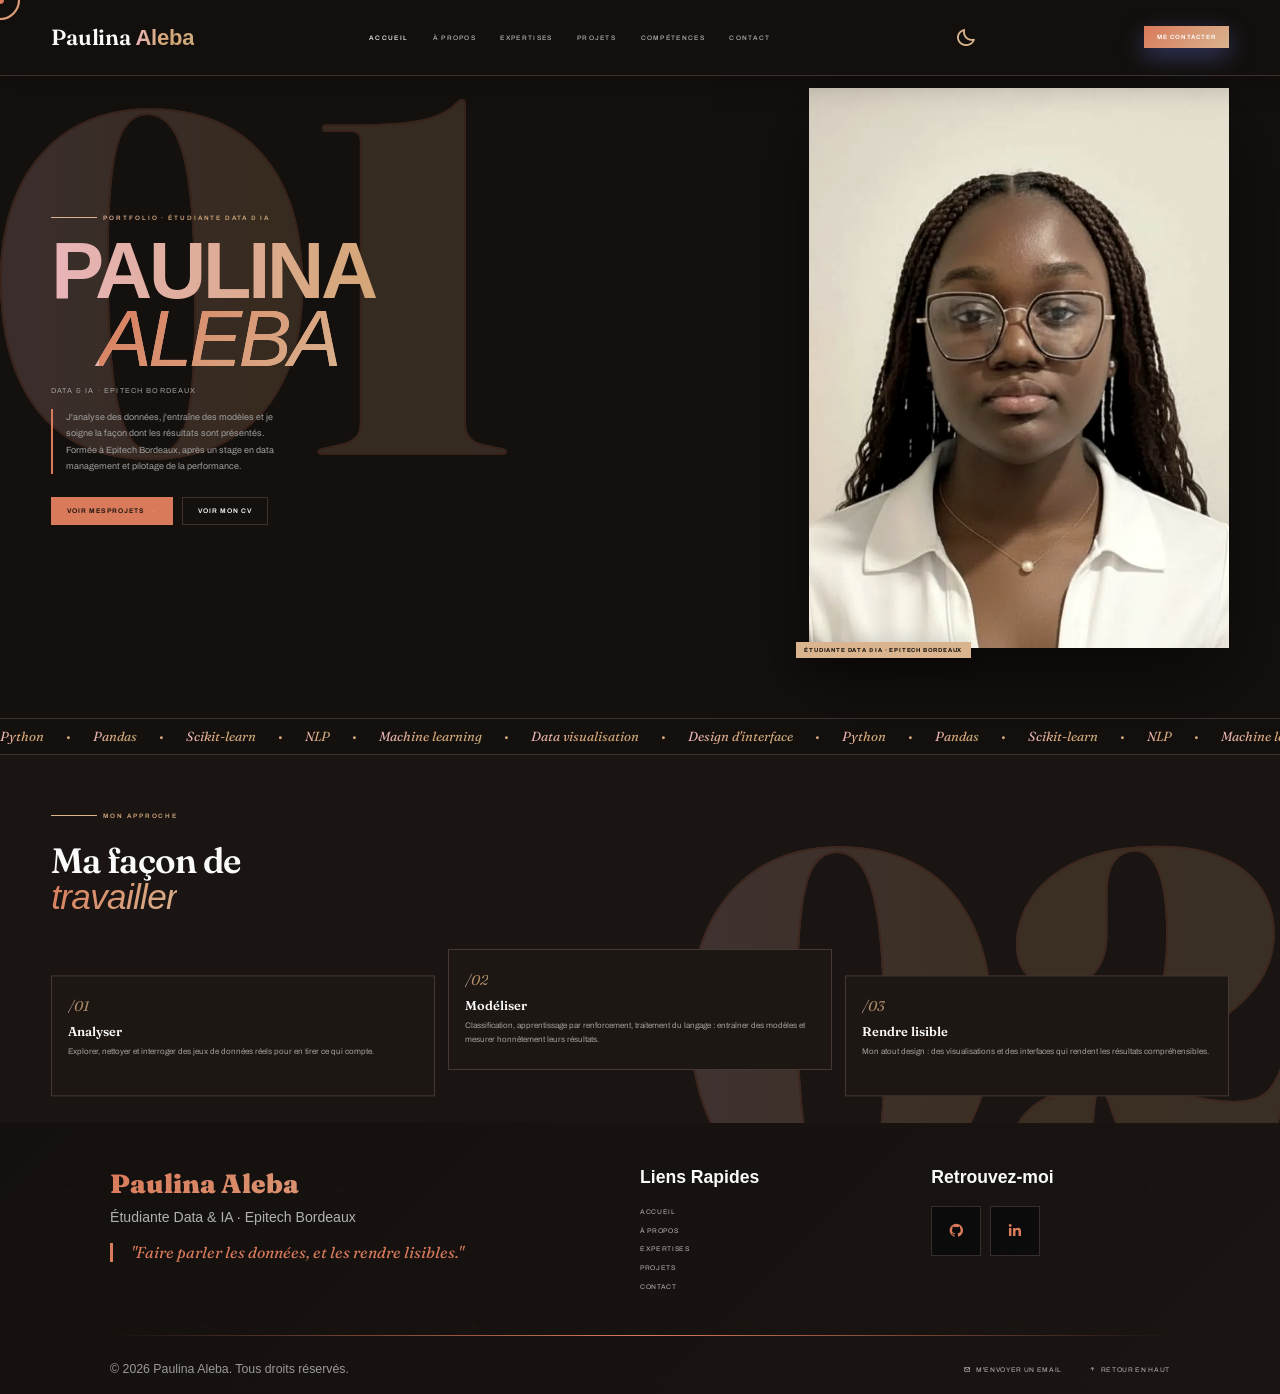
<file: index.html>
<!DOCTYPE html>
<html lang="fr">

<head>
    <meta charset="UTF-8" />
    <meta name="viewport" content="width=device-width, initial-scale=1.0" />
    <title>Paulina Aleba - Étudiante Data &amp; IA</title>
    <meta name="description"
        content="Portfolio de Paulina Aleba, étudiante Data &amp; IA à Epitech Bordeaux : analyse de données, machine learning, NLP et visualisation.">
    <link rel="stylesheet" href="resources/style.css" />
    <link rel="icon" type="image/svg+xml" href="resources/images/favicon.svg">
    <link href="https://unpkg.com/boxicons@2.1.4/css/boxicons.min.css" rel="stylesheet" />
    <link rel="preconnect" href="https://fonts.googleapis.com">
    <link rel="preconnect" href="https://fonts.gstatic.com" crossorigin>
    <link
        href="https://fonts.googleapis.com/css2?family=Fraunces:ital,opsz,wght@0,9..144,300..900;1,9..144,300..900&family=Archivo:wght@300..800&display=swap"
        rel="stylesheet">
    <link rel="stylesheet" href="resources/editorial-bold.css" />
</head>

<body>

    <header class="header">
        <a href="#" data-page="home" class="logo">
            Paulina <span>Aleba</span>
        </a>

        <i class="bx bx-menu" id="menu-icon"></i>

        <nav class="navbar">
            <a href="#" data-page="home" class="active">Accueil</a>
            <a href="#" data-page="about">À propos</a>
            <a href="#" data-page="expertises">Expertises</a>
            <a href="#" data-page="projects">Projets</a>
            <a href="#" data-page="competencies">Compétences</a>
            <a href="#" data-page="contact">Contact</a>
        </nav>

        <button class="theme-toggle" id="theme-toggle" aria-label="Changer de thème">
            <i class="bx bx-moon"></i>
        </button>

        <a class="gradient-btn" href="mailto:alebapaulina89@gmail.com?subject=Prise%20de%20contact">Me Contacter</a>
    </header>

    <main class="pages">

        <div class="page" id="page-home" role="region" aria-label="Accueil">
            <!-- ================= HERO ASYMÉTRIQUE ================= -->
            <section class="bold-hero" id="home">
                <span class="bold-ghost-num">01</span>
                <div class="bold-hero-grid">
                    <div class="bold-hero-type">
                        <span class="bold-kicker">Portfolio · Étudiante Data &amp; IA</span>
                        <h1 class="bold-title">
                            <span class="line l1">Paulina</span>
                            <span class="line l2"><span class="ital">Aleba</span></span>
                        </h1>
                        <p class="bold-role">Data &amp; IA · Epitech Bordeaux</p>
                        <p class="bold-intro">
                            J'analyse des données, j'entraîne des modèles et je soigne la façon
                            dont les résultats sont présentés. Formée à Epitech Bordeaux, après un
                            stage en data management et pilotage de la performance.
                        </p>
                        <div class="bold-cta">
                            <a href="#" data-page="projects" class="bold-btn">Voir mes projets <span>→</span></a>
                            <a href="resources/assets/Paulina_Aleba_CV.pdf" class="bold-btn ghost" target="_blank"
                                rel="noopener">Voir mon CV</a>
                        </div>
                    </div>

                    <div class="bold-hero-photo">
                        <div class="photo-frame">
                            <img src="resources/images/Photo_Paulina.webp" alt="Portrait de Paulina Aleba">
                        </div>
                        <span class="photo-tag">Étudiante Data &amp; IA · Epitech Bordeaux</span>
                    </div>
                </div>

                <div class="bold-marquee">
                    <div class="marquee-track">
                        <span>Python</span><span>•</span><span>Pandas</span><span>•</span><span>Scikit-learn</span><span>•</span><span>NLP</span><span>•</span><span>Machine
                            learning</span><span>•</span><span>Data visualisation</span><span>•</span><span>Design
                            d'interface</span><span>•</span>
                        <span>Python</span><span>•</span><span>Pandas</span><span>•</span><span>Scikit-learn</span><span>•</span><span>NLP</span><span>•</span><span>Machine
                            learning</span><span>•</span><span>Data visualisation</span><span>•</span><span>Design
                            d'interface</span><span>•</span>
                    </div>
                </div>
            </section>

            <section class="bold-pillars" id="approche">
                <span class="bold-ghost-num right">02</span>
                <div class="pillars-head">
                    <span class="bold-kicker">Mon approche</span>
                    <h2 class="bold-h2">Ma façon de <span class="ital">travailler</span></h2>
                </div>
                <div class="pillars-grid">
                    <article class="pillar offset-down">
                        <span class="pillar-num">/01</span>
                        <h3>Analyser</h3>
                        <p>Explorer, nettoyer et interroger des jeux de données réels pour en tirer ce qui compte.</p>
                    </article>
                    <article class="pillar">
                        <span class="pillar-num">/02</span>
                        <h3>Modéliser</h3>
                        <p>Classification, apprentissage par renforcement, traitement du langage : entraîner des modèles
                            et mesurer honnêtement leurs résultats.</p>
                    </article>
                    <article class="pillar offset-down">
                        <span class="pillar-num">/03</span>
                        <h3>Rendre lisible</h3>
                        <p>Mon atout design : des visualisations et des interfaces qui rendent les résultats
                            compréhensibles.</p>
                    </article>
                </div>
            </section>
        </div>

        <div class="page" id="page-about" role="region" aria-label="À propos">
            <section class="bold-sub" id="about">
                <span class="bold-ghost-num">À</span>
                <div class="bold-sub-head">
                    <span class="bold-kicker">À propos</span>
                    <h1 class="bold-page-title">Data &amp; <span class="ital">IA</span><br>en formation</h1>
                </div>

                <div class="about-split">
                    <div class="about-photo">
                        <div class="photo-frame">
                            <img src="resources/images/Pixarversionico.webp" alt="Paulina Aleba">
                        </div>
                        <span class="photo-tag">Rêve grand</span>
                    </div>

                    <div class="about-text">
                        <span class="about-intro-label">Qui suis-je ?</span>
                        <p class="bold-lead">
                            Je suis une personne <span class="hl">calme et persévérante</span>, toujours soucieuse de
                            m'améliorer. J'aime apprendre à mon rythme, découvrir de nouvelles idées et donner vie à des
                            projets qui reflètent qui je suis.
                        </p>
                        <p class="bold-body">
                            Je me forme à la data et à l'intelligence artificielle à Epitech Bordeaux : analyse de
                            données, machine learning, apprentissage par renforcement, traitement du langage. Ma
                            sensibilité au design me sert à rendre les résultats compréhensibles, dans une visualisation
                            comme dans une interface.
                        </p>

                        <ul class="about-facts-list">
                            <li class="fact-row">
                                <span class="fact-k">Formation</span>
                                <span class="fact-dot"></span>
                                <span class="fact-v">Epitech Bordeaux</span>
                            </li>
                            <li class="fact-row">
                                <span class="fact-k">Domaine</span>
                                <span class="fact-dot"></span>
                                <span class="fact-v">Data &amp; IA</span>
                            </li>
                            <li class="fact-row">
                                <span class="fact-k">Localisation</span>
                                <span class="fact-dot"></span>
                                <span class="fact-v">Bordeaux</span>
                            </li>
                            <li class="fact-row">
                                <span class="fact-k">Expérience</span>
                                <span class="fact-dot"></span>
                                <span class="fact-v">Stage data management - Sanctuaire Notre-Dame du Laus</span>
                            </li>
                        </ul>
                    </div>
                </div>
            </section>


            <section class="bold-sub parcours-section" id="parcours">
                <div class="bold-sub-head">
                    <span class="bold-kicker">Parcours</span>
                    <h2 class="bold-h2">Ce que j'ai <span class="ital">fait</span></h2>
                </div>

                <ul class="parcours-list">
                    <li class="parcours-item">
                        <span class="parcours-date">Octobre 2026</span>
                        <div class="parcours-body">
                            <h3>Hackathon KB2M - projet lauréat</h3>
                            <p>Avec mon équipe, nous avons remporté le hackathon de Keolis Bordeaux Métropole Mobilités
                                avec <strong>Angle Gardien</strong>, un projecteur qui matérialise au sol les angles
                                morts des bus.</p>
                        </div>
                    </li>
                    <li class="parcours-item">
                        <span class="parcours-date">Juin - août 2026</span>
                        <div class="parcours-body">
                            <h3>Assistante Data Management et Pilotage de la Performance</h3>
                            <p>Stage au Sanctuaire Notre-Dame du Laus : amélioration du traitement et de l'exploitation
                                des données, rédaction de la documentation technique des méthodes d'analyse.</p>
                        </div>
                    </li>
                    <li class="parcours-item">
                        <span class="parcours-date">Depuis 2025</span>
                        <div class="parcours-body">
                            <h3>Bachelor informatique - Epitech Bordeaux</h3>
                            <p>Formation par projets : machine learning, apprentissage par renforcement, traitement
                                du langage, développement et travail en équipe.</p>
                        </div>
                    </li>
                </ul>
            </section>
        </div>

        <div class="page" id="page-expertises" role="region" aria-label="Expertises">
            <section class="services magazine-section bold-inner" id="expertises">
                <span class="bold-ghost-num">EX</span>
                <div class="bold-sub-head">
                    <span class="bold-kicker">Expertises</span>
                    <h1 class="bold-page-title">Ce que<br>je <span class="ital">sais</span> faire</h1>
                </div>
                <div class="magazine-container">
                    <div class="services-magazine-grid bold-stagger">
                        <div class="service-magazine-card">
                            <div class="service-header">
                                <div class="service-icon-wrapper">
                                    <i class="bx bx-table"></i>
                                </div>
                                <h3>Analyse de données</h3>
                            </div>
                            <div class="service-content">
                                <p class="service-quote">"Comprendre les données avant de les faire parler."</p>
                                <p class="service-description">Explorer un jeu de données, le nettoyer, traiter les
                                    valeurs manquantes et en tirer des indicateurs utiles. C'est ce que j'ai pratiqué en
                                    stage, en data management et pilotage de la performance.</p>
                                <div class="service-tags">
                                    <span>Python</span>
                                    <span>Pandas</span>
                                    <span>Nettoyage de données</span>
                                </div>
                            </div>
                        </div>
                        <div class="service-magazine-card">
                            <div class="service-header">
                                <div class="service-icon-wrapper">
                                    <i class="bx bx-brain"></i>
                                </div>
                                <h3>Machine learning</h3>
                            </div>
                            <div class="service-content">
                                <p class="service-quote">"Un modèle ne vaut que par la façon dont on le mesure."</p>
                                <p class="service-description">Classification, prédiction et apprentissage par
                                    renforcement avec scikit-learn : préparation des features, entraînement, évaluation
                                    honnête des résultats.</p>
                                <div class="service-tags">
                                    <span>Scikit-learn</span>
                                    <span>Classification</span>
                                    <span>Reinforcement learning</span>
                                </div>
                            </div>
                        </div>
                        <div class="service-magazine-card">
                            <div class="service-header">
                                <div class="service-icon-wrapper">
                                    <i class="bx bx-message-square-detail"></i>
                                </div>
                                <h3>Traitement du langage</h3>
                            </div>
                            <div class="service-content">
                                <p class="service-quote">"Transformer du texte en information exploitable."</p>
                                <p class="service-description">Analyse de corpus (diversité lexicale, topics, entités,
                                    résumé, similarité), clustering de textes et prompt engineering sur modèles locaux.
                                </p>
                                <div class="service-tags">
                                    <span>NLTK / spaCy</span>
                                    <span>TF-IDF</span>
                                    <span>Clustering</span>
                                </div>
                            </div>
                        </div>
                        <div class="service-magazine-card">
                            <div class="service-header">
                                <div class="service-icon-wrapper">
                                    <i class="bx bx-palette"></i>
                                </div>
                                <h3>Design &amp; restitution</h3>
                            </div>
                            <div class="service-content">
                                <p class="service-quote">"Un résultat mal présenté est un résultat perdu."</p>
                                <p class="service-description">Mon atout : des visualisations et des interfaces soignées
                                    pour rendre les analyses compréhensibles par tous, du prototype Figma au frontend
                                    déployé.</p>
                                <div class="service-tags">
                                    <span>Data visualisation</span>
                                    <span>UI / UX</span>
                                    <span>Figma</span>
                                </div>
                            </div>
                        </div>
                    </div>
                </div>
            </section>
        </div>

        <div class="page" id="page-projects" role="region" aria-label="Projets">
            <section class="projects magazine-section bold-inner" id="projects">
                <span class="bold-ghost-num right">03</span>
                <div class="bold-sub-head">
                    <span class="bold-kicker">Portfolio</span>
                    <h1 class="bold-page-title">Mes <span class="ital">projets</span></h1>
                </div>

                <div class="projects-magazine-grid">
                    <div class="project-magazine-card">
                        <div class="project-image-wrapper">
                            <img src="resources/images/projet-starttrek.svg" alt="START TREK">
                            <div class="project-overlay">
                                <div class="project-category">Reinforcement learning</div>
                            </div>
                        </div>
                        <div class="project-content">
                            <h3>START TREK - Apprentissage par renforcement</h3>
                            <p class="project-description">Agents entraînés par renforcement : Q-learning sur
                                l'environnement Taxi en notebook, puis Lunar Lander. J'ai pris en charge la partie PPO,
                                mon binôme le DQN.</p>
                            <div class="project-tech"><span>Python</span><span>PPO /
                                    Q-learning</span><span>Gymnasium</span></div>
                            <div class="project-links">
                                <a href="https://github.com/NyxStackX" class="project-link" target="_blank"
                                    rel="noopener"><i class="bx bxl-github"></i> Code source</a>
                            </div>
                        </div>
                    </div>

                    <div class="project-magazine-card">
                        <div class="project-image-wrapper">
                            <img src="resources/images/projet-cvrie.svg" alt="DR CVRIE">
                            <div class="project-overlay">
                                <div class="project-category">Machine learning</div>
                            </div>
                        </div>
                        <div class="project-content">
                            <h3>DR CVRIE - Diagnostic et témoignages</h3>
                            <p class="project-description">Projet en deux volets : classification supervisée d'images de
                                lésions cutanées (HAM10000, Harvard Dataverse) et clustering non supervisé de
                                témoignages de patients. Projet de groupe avec soutenance.</p>
                            <div class="project-tech"><span>Scikit-learn</span><span>NumPy</span><span>Clustering</span>
                            </div>
                            <div class="project-links">
                                <a href="https://github.com/NyxStackX" class="project-link" target="_blank"
                                    rel="noopener"><i class="bx bxl-github"></i> Code source</a>
                            </div>
                        </div>
                    </div>

                    <div class="project-magazine-card">
                        <div class="project-image-wrapper">
                            <img src="resources/images/projet-nexus.svg" alt="NEXUS">
                            <div class="project-overlay">
                                <div class="project-category">Data &amp; IA</div>
                            </div>
                        </div>
                        <div class="project-content">
                            <h3>NEXUS - Plateforme décisionnelle<span class="project-status">En cours</span></h3>
                            <p class="project-description">Plateforme d'aide à la décision construite phase par phase :
                                backend FastAPI, interface React et TypeScript, et une couche d'analyse qui transforme
                                les données en recommandations.</p>
                            <div class="project-tech"><span>FastAPI</span><span>React / TS</span><span>Machine
                                    learning</span></div>
                            <div class="project-links">
                                <a href="https://github.com/NyxStackX" class="project-link" target="_blank"
                                    rel="noopener"><i class="bx bxl-github"></i> Code source</a>
                            </div>
                        </div>
                    </div>

                    <div class="project-magazine-card">
                        <div class="project-image-wrapper">
                            <img src="resources/images/projet-alice.webp" alt="Bookworm NLP">
                            <div class="project-overlay">
                                <div class="project-category">Data Science / NLP</div>
                            </div>
                        </div>
                        <div class="project-content">
                            <h3>Bookworm - NLP sur livres</h3>
                            <p class="project-description">Moteur NLP en CLI pour analyser des livres : diversité
                                lexicale, topics, entités, résumé et similarité. Génération automatique de "book cards"
                                synthétiques pour résumer efficacement chaque ouvrage.</p>
                            <div class="project-tech"><span>Python</span><span>NLTK /
                                    spaCy</span><span>Scikit-learn</span></div>
                            <div class="project-links">
                                <a href="https://github.com/NyxStackX" class="project-link" target="_blank"
                                    rel="noopener"><i class="bx bxl-github"></i> Code source</a>
                            </div>
                        </div>
                    </div>
                    <div class="project-magazine-card">
                        <div class="project-image-wrapper">
                            <img src="resources/images/projet_tardis.webp" alt="TARDIS">
                            <div class="project-overlay">
                                <div class="project-category">Data Science / Séries temporelles</div>
                            </div>
                        </div>
                        <div class="project-content">
                            <h3>TARDIS - Prédiction temporelle</h3>
                            <p class="project-description">Analyse et prédiction sur des séries temporelles :
                                préparation des données, modélisation et visualisation des tendances.</p>
                            <div class="project-tech"><span>Python</span><span>Pandas</span><span>Scikit-learn</span>
                            </div>
                            <div class="project-links">
                                <a href="https://github.com/NyxStackX" class="project-link" target="_blank"
                                    rel="noopener"><i class="bx bxl-github"></i> Code source</a>
                            </div>
                        </div>
                    </div>
                    <div class="project-magazine-card">
                        <div class="project-image-wrapper">
                            <img src="resources/images/projet-datadetective.svg" alt="DATA DETECTIVE">
                            <div class="project-overlay">
                                <div class="project-category">Data storytelling</div>
                            </div>
                        </div>
                        <div class="project-content">
                            <h3>DATA DETECTIVE - Enquête financière<span class="project-status">En cours</span></h3>
                            <p class="project-description">Application d'investigation où l'utilisateur incarne un
                                analyste et retrouve 47,8 M€ non retraçables dans un jeu de données. La solution est
                                démontrable par l'analyse, jamais affichée dans l'interface.</p>
                            <div class="project-tech"><span>Python / Pandas</span><span>SQL</span><span>Data
                                    visualisation</span></div>
                            <div class="project-links">
                                <a href="https://github.com/NyxStackX" class="project-link" target="_blank"
                                    rel="noopener"><i class="bx bxl-github"></i> Code source</a>
                            </div>
                        </div>
                    </div>

                    <div class="project-magazine-card">
                        <div class="project-image-wrapper">
                            <img src="resources/images/projet-vulgaria.svg" alt="VulgarIA">
                            <div class="project-overlay">
                                <div class="project-category">Projet d'équipe · NLP</div>
                            </div>
                        </div>
                        <div class="project-content">
                            <h3>VulgarIA - Plateforme de vulgarisation</h3>
                            <p class="project-description">Plateforme de vulgarisation scientifique réalisée en équipe.
                                J'ai réécrit le chatbot en Node.js avec une approche TF-IDF, développé le frontend
                                multi-pages, intégré l'internationalisation et assuré le déploiement Docker.</p>
                            <div class="project-tech"><span>Node.js</span><span>TF-IDF</span><span>Docker</span></div>
                            <div class="project-links">
                                <a href="https://github.com/NyxStackX" class="project-link" target="_blank"
                                    rel="noopener"><i class="bx bxl-github"></i> Code source</a>
                            </div>
                        </div>
                    </div>

                    <div class="project-magazine-card">
                        <div class="project-image-wrapper">
                            <img src="resources/images/projet_titanickaggle.webp" alt="Prédiction Titanic Kaggle">
                            <div class="project-overlay">
                                <div class="project-category">Data Science</div>
                            </div>
                        </div>
                        <div class="project-content">
                            <h3>Prédiction de survie - Titanic</h3>
                            <p class="project-description">Modèle de machine learning permettant de prédire la survie
                                des passagers du Titanic à partir de données démographiques. Score obtenu : 0.77511 sur
                                Kaggle.</p>
                            <div class="project-tech"><span>Python</span><span>Pandas</span><span>Scikit-learn</span>
                            </div>
                            <div class="project-links">
                                <a href="https://github.com/NyxStackX" class="project-link" target="_blank"
                                    rel="noopener"><i class="bx bxl-github"></i> Code source</a>
                            </div>
                        </div>
                    </div>
                    <div class="project-magazine-card">
                        <div class="project-image-wrapper">
                            <img src="resources/images/projet-eliza.webp" alt="Travel Planner AI">
                            <div class="project-overlay">
                                <div class="project-category">IA / Chatbot</div>
                            </div>
                        </div>
                        <div class="project-content">
                            <h3>Travel Planner AI</h3>
                            <p class="project-description">Chatbot intelligent qui organise des voyages selon budget,
                                durée et envies. Génère destinations, activités et planning personnalisé adapté au
                                profil utilisateur.</p>
                            <div class="project-tech"><span>Python</span><span>NLP</span><span>API</span></div>
                            <div class="project-links">
                                <a href="https://github.com/NyxStackX" class="project-link" target="_blank"
                                    rel="noopener"><i class="bx bxl-github"></i> Code source</a>
                            </div>
                        </div>
                    </div>
                    <div class="project-magazine-card">
                        <div class="project-image-wrapper">
                            <img src="resources/images/projet-rtype.svg" alt="R-TYPE">
                            <div class="project-overlay">
                                <div class="project-category">Projet d'équipe · C++</div>
                            </div>
                        </div>
                        <div class="project-content">
                            <h3>R-TYPE - Jeu multijoueur en réseau</h3>
                            <p class="project-description">Shoot'em up multijoueur en C++ avec SFML, développé en
                                équipe. Je suis responsable du client graphique, mes coéquipiers du serveur et du
                                protocole réseau.</p>
                            <div class="project-tech"><span>C++</span><span>SFML</span><span>CMake</span></div>
                            <div class="project-links">
                                <a href="https://github.com/NyxStackX" class="project-link" target="_blank"
                                    rel="noopener"><i class="bx bxl-github"></i> Code source</a>
                            </div>
                        </div>
                    </div>

                    <div class="project-magazine-card">
                        <div class="project-image-wrapper">
                            <img src="resources/images/projet-livres.webp" alt="Site de découverte de livres">
                            <div class="project-overlay">
                                <div class="project-category">Développement Web</div>
                            </div>
                        </div>
                        <div class="project-content">
                            <h3>Site de découverte de livres</h3>
                            <p class="project-description">Un site permettant de rechercher et découvrir des livres
                                grâce à une API, avec affichage des informations principales.</p>
                            <div class="project-tech"><span>HTML5</span><span>CSS3</span><span>JavaScript</span></div>
                            <div class="project-links">
                                <a href="https://github.com/NyxStackX/Librea" class="project-link" target="_blank"
                                    rel="noopener"><i class="bx bxl-github"></i> Code source</a>
                            </div>
                        </div>
                    </div>
                </div>
            </section>
        </div>

        <div class="page" id="page-competencies" role="region" aria-label="Compétences">
            <section class="competencies magazine-section bold-inner" id="competencies">
                <span class="bold-ghost-num">CO</span>
                <div class="bold-sub-head">
                    <span class="bold-kicker">Compétences</span>
                    <h1 class="bold-page-title">Mes<br>savoir-<span class="ital">f</span>aire</h1>
                </div>
                <div class="magazine-container">
                    <div class="competencies-intro">
                        <p>Mes compétences, chacune reliée à un projet où je l'ai mise en pratique.</p>
                    </div>

                    <!-- Bloc 01 : Data & IA -->
                    <div class="competency-block">
                        <div class="block-header">
                            <span class="block-number">01</span>
                            <h3>Data &amp; IA</h3>
                        </div>
                        <div class="competency-grid">
                            <div class="competency-card">
                                <div class="competency-icon">
                                    <i class="bx bx-table"></i>
                                </div>
                                <h4>Pandas</h4>
                                <div class="competency-progress">
                                    <div class="progress-bar">
                                        <div class="progress-fill" style="width: 70%"></div>
                                    </div>
                                    <span class="progress-label">70% - Niveau intermédiaire</span>
                                </div>
                                <p class="competency-description">Exploration, nettoyage, agrégations, préparation des
                                    données</p>
                                <div class="competency-projects">
                                    <span class="project-tag">Titanic</span>
                                    <span class="project-tag">TARDIS</span>
                                </div>
                                <div class="competency-evidence">
                                    <strong>Preuve :</strong> Préparation des jeux de données de mes projets de
                                    prédiction
                                </div>
                            </div>

                            <div class="competency-card">
                                <div class="competency-icon">
                                    <i class="bx bx-brain"></i>
                                </div>
                                <h4>Scikit-learn</h4>
                                <div class="competency-progress">
                                    <div class="progress-bar">
                                        <div class="progress-fill" style="width: 65%"></div>
                                    </div>
                                    <span class="progress-label">65% - Niveau intermédiaire</span>
                                </div>
                                <p class="competency-description">Classification, régression, évaluation de modèles</p>
                                <div class="competency-projects">
                                    <span class="project-tag">Titanic</span>
                                    <span class="project-tag">Bookworm</span>
                                </div>
                                <div class="competency-evidence">
                                    <strong>Preuve :</strong> Score de 0.77511 sur la compétition Kaggle Titanic
                                </div>
                            </div>

                            <div class="competency-card">
                                <div class="competency-icon">
                                    <i class="bx bx-message-square-detail"></i>
                                </div>
                                <h4>NLP</h4>
                                <div class="competency-progress">
                                    <div class="progress-bar">
                                        <div class="progress-fill" style="width: 60%"></div>
                                    </div>
                                    <span class="progress-label">60% - Niveau intermédiaire</span>
                                </div>
                                <p class="competency-description">Tokenisation, entités nommées, topics, similarité,
                                    TF-IDF</p>
                                <div class="competency-projects">
                                    <span class="project-tag">Bookworm</span>
                                    <span class="project-tag">VulgarIA</span>
                                </div>
                                <div class="competency-evidence">
                                    <strong>Preuve :</strong> Moteur d'analyse de livres en CLI et chatbot TF-IDF
                                </div>
                            </div>

                            <div class="competency-card">
                                <div class="competency-icon">
                                    <i class="bx bx-line-chart"></i>
                                </div>
                                <h4>Data visualisation</h4>
                                <div class="competency-progress">
                                    <div class="progress-bar">
                                        <div class="progress-fill" style="width: 65%"></div>
                                    </div>
                                    <span class="progress-label">65% - Niveau intermédiaire</span>
                                </div>
                                <p class="competency-description">Graphiques et restitution claire des résultats</p>
                                <div class="competency-projects">
                                    <span class="project-tag">TARDIS</span>
                                </div>
                                <div class="competency-evidence">
                                    <strong>Preuve :</strong> Visualisation des séries temporelles du projet TARDIS
                                </div>
                            </div>
                        </div>
                    </div>

                    <!-- Bloc 02 : Langages -->
                    <div class="competency-block">
                        <div class="block-header">
                            <span class="block-number">02</span>
                            <h3>Langages</h3>
                        </div>
                        <div class="competency-grid">
                            <div class="competency-card">
                                <div class="competency-icon">
                                    <i class="bx bxl-html5"></i>
                                </div>
                                <h4>HTML5</h4>
                                <div class="competency-progress">
                                    <div class="progress-bar">
                                        <div class="progress-fill" style="width: 90%"></div>
                                    </div>
                                    <span class="progress-label">90% - Maîtrise avancée</span>
                                </div>
                                <p class="competency-description">Structure sémantique, accessibilité, SEO, formulaires
                                    avancés</p>
                                <div class="competency-projects">
                                    <span class="project-tag">Portfolio</span>
                                    <span class="project-tag">Sites web</span>
                                </div>
                                <div class="competency-evidence">
                                    <strong>Preuve :</strong> Création de plusieurs sites web responsives avec HTML5
                                    sémantique
                                </div>
                            </div>

                            <div class="competency-card">
                                <div class="competency-icon">
                                    <i class="bx bxl-css3"></i>
                                </div>
                                <h4>CSS3</h4>
                                <div class="competency-progress">
                                    <div class="progress-bar">
                                        <div class="progress-fill" style="width: 85%"></div>
                                    </div>
                                    <span class="progress-label">85% - Maîtrise avancée</span>
                                </div>
                                <p class="competency-description">Flexbox, Grid, animations, transitions, design
                                    responsive</p>
                                <div class="competency-projects">
                                    <span class="project-tag">Animations</span>
                                    <span class="project-tag">UI Design</span>
                                </div>
                                <div class="competency-evidence">
                                    <strong>Preuve :</strong> Designs modernes avec animations CSS et layouts complexes
                                </div>
                            </div>

                            <div class="competency-card">
                                <div class="competency-icon">
                                    <i class="bx bxl-javascript"></i>
                                </div>
                                <h4>JavaScript</h4>
                                <div class="competency-progress">
                                    <div class="progress-bar">
                                        <div class="progress-fill" style="width: 75%"></div>
                                    </div>
                                    <span class="progress-label">75% - Niveau intermédiaire</span>
                                </div>
                                <p class="competency-description">DOM manipulation, événements, fetch API, ES6+</p>
                                <div class="competency-projects">
                                    <span class="project-tag">Interactivité</span>
                                    <span class="project-tag">API</span>
                                </div>
                                <div class="competency-evidence">
                                    <strong>Preuve :</strong> Projets avec manipulation du DOM et appels API
                                </div>
                            </div>

                            <div class="competency-card">
                                <div class="competency-icon">
                                    <i class="bx bxl-python"></i>
                                </div>
                                <h4>Python</h4>
                                <div class="competency-progress">
                                    <div class="progress-bar">
                                        <div class="progress-fill" style="width: 70%"></div>
                                    </div>
                                    <span class="progress-label">70% - Niveau intermédiaire</span>
                                </div>
                                <p class="competency-description">Algorithmes, structures de données, scripts</p>
                                <div class="competency-projects">
                                    <span class="project-tag">Algorithmie</span>
                                    <span class="project-tag">Scripts</span>
                                </div>
                                <div class="competency-evidence">
                                    <strong>Preuve :</strong> Projets d'algorithmie et scripts d'automatisation
                                </div>
                            </div>
                        </div>
                    </div>

                    <!-- Bloc 03 : Outils -->
                    <div class="competency-block">
                        <div class="block-header">
                            <span class="block-number">03</span>
                            <h3>Outils</h3>
                        </div>
                        <div class="competency-grid">
                            <div class="competency-card">
                                <div class="competency-icon">
                                    <i class="bx bxl-git"></i>
                                </div>
                                <h4>Git & GitHub</h4>
                                <div class="competency-progress">
                                    <div class="progress-bar">
                                        <div class="progress-fill" style="width: 80%"></div>
                                    </div>
                                    <span class="progress-label">80% - Bonne maîtrise</span>
                                </div>
                                <p class="competency-description">Versioning, branches, pull requests, collaboration</p>
                                <div class="competency-projects">
                                    <span class="project-tag">Versioning</span>
                                    <span class="project-tag">Collaboration</span>
                                </div>
                                <div class="competency-evidence">
                                    <strong>Preuve :</strong> Gestion de versions sur tous les projets, collaboration en
                                    équipe
                                </div>
                            </div>

                            <div class="competency-card">
                                <div class="competency-icon">
                                    <i class="bx bx-code-alt"></i>
                                </div>
                                <h4>VS Code</h4>
                                <div class="competency-progress">
                                    <div class="progress-bar">
                                        <div class="progress-fill" style="width: 85%"></div>
                                    </div>
                                    <span class="progress-label">85% - Expert</span>
                                </div>
                                <p class="competency-description">Extensions, snippets, debugging, personnalisation</p>
                                <div class="competency-projects">
                                    <span class="project-tag">Productivité</span>
                                    <span class="project-tag">Workflow</span>
                                </div>
                                <div class="competency-evidence">
                                    <strong>Preuve :</strong> Configuration optimisée pour le développement web
                                </div>
                            </div>

                            <div class="competency-card">
                                <div class="competency-icon">
                                    <i class="bx bxl-figma"></i>
                                </div>
                                <h4>Figma</h4>
                                <div class="competency-progress">
                                    <div class="progress-bar">
                                        <div class="progress-fill" style="width: 75%"></div>
                                    </div>
                                    <span class="progress-label">75% - Niveau intermédiaire</span>
                                </div>
                                <p class="competency-description">Prototypage, design systems, collaboration design</p>
                                <div class="competency-projects">
                                    <span class="project-tag">UI/UX</span>
                                    <span class="project-tag">Prototypes</span>
                                </div>
                                <div class="competency-evidence">
                                    <strong>Preuve :</strong> Maquettes de projets et prototypage interactif
                                </div>
                            </div>

                            <div class="competency-card">
                                <div class="competency-icon">
                                    <i class="bx bx-terminal"></i>
                                </div>
                                <h4>Linux & Shell</h4>
                                <div class="competency-progress">
                                    <div class="progress-bar">
                                        <div class="progress-fill" style="width: 65%"></div>
                                    </div>
                                    <span class="progress-label">65% - Niveau débutant+</span>
                                </div>
                                <p class="competency-description">Commandes de base, navigation, scripts shell</p>
                                <div class="competency-projects">
                                    <span class="project-tag">Terminal</span>
                                    <span class="project-tag">Scripts</span>
                                </div>
                                <div class="competency-evidence">
                                    <strong>Preuve :</strong> Utilisation quotidienne de Linux et commandes shell
                                </div>
                            </div>
                        </div>
                    </div>

                    <!-- Bloc 04 : Design & Création -->
                    <div class="competency-block">
                        <div class="block-header">
                            <span class="block-number">04</span>
                            <h3>Design & Création</h3>
                        </div>
                        <div class="competency-grid">
                            <div class="competency-card">
                                <div class="competency-icon">
                                    <i class="bx bx-palette"></i>
                                </div>
                                <h4>UI/UX Design</h4>
                                <div class="competency-progress">
                                    <div class="progress-bar">
                                        <div class="progress-fill" style="width: 80%"></div>
                                    </div>
                                    <span class="progress-label">80% - Bonne maîtrise</span>
                                </div>
                                <p class="competency-description">Interfaces utilisateur, expérience utilisateur,
                                    wireframes</p>
                                <div class="competency-projects">
                                    <span class="project-tag">Interfaces</span>
                                    <span class="project-tag">Wireframes</span>
                                </div>
                                <div class="competency-evidence">
                                    <strong>Preuve :</strong> Conception d'interfaces pour mes projets web
                                </div>
                            </div>

                            <div class="competency-card">
                                <div class="competency-icon">
                                    <i class="bx bx-devices"></i>
                                </div>
                                <h4>Responsive Design</h4>
                                <div class="competency-progress">
                                    <div class="progress-bar">
                                        <div class="progress-fill" style="width: 85%"></div>
                                    </div>
                                    <span class="progress-label">85% - Maîtrise avancée</span>
                                </div>
                                <p class="competency-description">Mobile-first, media queries, adaptabilité tous écrans
                                </p>
                                <div class="competency-projects">
                                    <span class="project-tag">Mobile</span>
                                    <span class="project-tag">Tablette</span>
                                </div>
                                <div class="competency-evidence">
                                    <strong>Preuve :</strong> Tous mes sites sont responsive et mobile-friendly
                                </div>
                            </div>

                            <div class="competency-card">
                                <div class="competency-icon">
                                    <i class="bx bx-layer"></i>
                                </div>
                                <h4>Prototypage</h4>
                                <div class="competency-progress">
                                    <div class="progress-bar">
                                        <div class="progress-fill" style="width: 75%"></div>
                                    </div>
                                    <span class="progress-label">75% - Niveau intermédiaire</span>
                                </div>
                                <p class="competency-description">Maquettes interactives, parcours utilisateur, tests
                                </p>
                                <div class="competency-projects">
                                    <span class="project-tag">Maquettes</span>
                                    <span class="project-tag">Tests</span>
                                </div>
                                <div class="competency-evidence">
                                    <strong>Preuve :</strong> Prototypes interactifs pour validation de concepts
                                </div>
                            </div>

                            <div class="competency-card">
                                <div class="competency-icon">
                                    <i class="bx bx-paint"></i>
                                </div>
                                <h4>Identité visuelle</h4>
                                <div class="competency-progress">
                                    <div class="progress-bar">
                                        <div class="progress-fill" style="width: 72%"></div>
                                    </div>
                                    <span class="progress-label">72% - Niveau intermédiaire</span>
                                </div>
                                <p class="competency-description">Choix de palette, cohérence graphique, hiérarchie
                                    visuelle</p>
                                <div class="competency-projects">
                                    <span class="project-tag">Branding</span>
                                    <span class="project-tag">Direction artistique</span>
                                </div>
                                <div class="competency-evidence">
                                    <strong>Preuve :</strong> Harmonisation des chartes visuelles sur mes pages
                                    portfolio
                                </div>
                            </div>
                        </div>
                    </div>

                    <!-- Auto-évaluation -->
                    <div class="self-assessment">
                        <h3>Auto-évaluation</h3>
                        <div class="assessment-grid assessment-grid-4">
                            <div class="assessment-item">
                                <div class="assessment-icon">
                                    <i class="bx bx-search"></i>
                                </div>
                                <h4>Autonomie</h4>
                                <ul>
                                    <li>Capacité à rechercher des solutions</li>
                                    <li>Apprentissage par la pratique</li>
                                    <li>Documentation et veille technologique</li>
                                </ul>
                            </div>

                            <div class="assessment-item">
                                <div class="assessment-icon">
                                    <i class="bx bx-group"></i>
                                </div>
                                <h4>Travail d'équipe</h4>
                                <ul>
                                    <li>Collaboration sur des projets communs</li>
                                    <li>Communication et partage</li>
                                    <li>Gestion de conflits Git</li>
                                </ul>
                            </div>

                            <div class="assessment-item">
                                <div class="assessment-icon">
                                    <i class="bx bx-bulb"></i>
                                </div>
                                <h4>Créativité</h4>
                                <ul>
                                    <li>Conception d'interfaces originales</li>
                                    <li>Expérimentation et innovation</li>
                                    <li>Design thinking</li>
                                </ul>
                            </div>

                            <div class="assessment-item">
                                <div class="assessment-icon">
                                    <i class="bx bx-brain"></i>
                                </div>
                                <h4>Résolution de problèmes</h4>
                                <ul>
                                    <li>Analyse algorithmique</li>
                                    <li>Débogage et optimisation</li>
                                    <li>Pensée logique structurée</li>
                                </ul>
                            </div>
                        </div>
                    </div>

                    <!-- CV Download -->
                    <div class="cv-download-section">
                        <h3>Mon Parcours</h3>
                        <p>Téléchargez mon CV pour découvrir mon parcours académique et mes expériences.</p>
                        <a href="resources/assets/Paulina_Aleba_CV.pdf" class="gradient-btn cv-btn" download>
                            <i class="bx bx-download"></i>
                            Télécharger mon CV
                        </a>
                    </div>
                </div>
            </section>
        </div>

        <div class="page" id="page-contact" role="region" aria-label="Contact">
            <section class="contact magazine-section bold-inner" id="contact">
                <span class="bold-ghost-num">CT</span>
                <div class="bold-sub-head">
                    <span class="bold-kicker">Contact</span>
                    <h1 class="bold-page-title">Discutons<br>en<span class="ital">s</span>emble</h1>
                </div>
                <div class="magazine-container">
                    <div class="contact-magazine-grid">
                        <div class="contact-info">
                            <div class="contact-intro">
                                <h3>Stage, alternance ou projet data</h3>
                                <p>Vous cherchez un profil data avec un œil pour la restitution ? Écrivez-moi, je
                                    réponds rapidement.</p>
                            </div>

                            <div class="contact-details">
                                <div class="contact-item">
                                    <div class="contact-icon">
                                        <i class="bx bx-envelope"></i>
                                    </div>
                                    <div class="contact-text">
                                        <h4>Email</h4>
                                        <p>alebapaulina89@gmail.com</p>
                                    </div>
                                </div>

                                <div class="contact-item">
                                    <div class="contact-icon">
                                        <i class="bx bx-phone"></i>
                                    </div>
                                    <div class="contact-text">
                                        <h4>Téléphone</h4>
                                        <p>Sur demande</p>
                                    </div>
                                </div>

                                <div class="contact-item">
                                    <div class="contact-icon">
                                        <i class="bx bx-map"></i>
                                    </div>
                                    <div class="contact-text">
                                        <h4>Localisation</h4>
                                        <p>Bordeaux</p>
                                    </div>
                                </div>

                                <div class="contact-item">
                                    <div class="contact-icon">
                                        <i class="bx bx-briefcase"></i>
                                    </div>
                                    <div class="contact-text">
                                        <h4>Statut</h4>
                                        <p>Étudiante à Epitech Bordeaux</p>
                                    </div>
                                </div>
                            </div>
                        </div>

                        <div class="contact-form">
                            <div class="form-header">
                                <h3>Envoyez-moi un message</h3>
                                <p>Je vous répondrai au plus vite.</p>
                            </div>

                            <form action="https://formspree.io/f/xjgabzjv" method="POST">
                                <div class="form-group">
                                    <div class="input-wrapper">
                                        <input type="text" name="name" placeholder="Votre nom" required>
                                        <div class="input-line"></div>
                                    </div>
                                    <div class="input-wrapper">
                                        <input type="email" name="email" placeholder="Votre email" required>
                                        <div class="input-line"></div>
                                    </div>
                                </div>

                                <div class="form-group full-width">
                                    <div class="input-wrapper">
                                        <input type="text" name="subject" placeholder="Sujet" required>
                                        <div class="input-line"></div>
                                    </div>
                                </div>

                                <div class="form-group full-width">
                                    <div class="input-wrapper">
                                        <textarea name="message" placeholder="Votre message..." rows="5"
                                            required></textarea>
                                        <div class="input-line"></div>
                                    </div>
                                </div>

                                <button type="submit" class="magazine-btn full-width">
                                    <i class="bx bx-send"></i>
                                    Envoyer le message
                                </button>
                            </form>
                        </div>
                    </div>
                </div>
            </section>
        </div>

    </main>

    <footer class="footer magazine-footer">
        <div class="footer-content">
            <div class="footer-main">
                <div class="footer-brand">
                    <h3>Paulina Aleba</h3>
                    <p>Étudiante Data &amp; IA · Epitech Bordeaux</p>
                    <div class="footer-quote">
                        "Faire parler les données, et les rendre lisibles."
                    </div>
                </div>

                <div class="footer-links">
                    <h4>Liens Rapides</h4>
                    <ul>
                        <li><a href="#" data-page="home">Accueil</a></li>
                        <li><a href="#" data-page="about">À propos</a></li>
                        <li><a href="#" data-page="expertises">Expertises</a></li>
                        <li><a href="#" data-page="projects">Projets</a></li>
                        <li><a href="#" data-page="contact">Contact</a></li>
                    </ul>
                </div>

                <div class="footer-social">
                    <h4>Retrouvez-moi</h4>
                    <div class="social-icons">
                        <a href="https://github.com/NyxStackX" class="social-link" target="_blank" rel="noopener"
                            aria-label="GitHub">
                            <i class="bx bxl-github"></i>
                        </a>
                        <a href="https://www.linkedin.com/in/paulina-aleba-841705391/" class="social-link"
                            target="_blank" rel="noopener" aria-label="LinkedIn">
                            <i class="bx bxl-linkedin"></i>
                        </a>
                    </div>
                </div>
            </div>

            <div class="footer-bottom">
                <div class="footer-line"></div>
                <div class="copyright-content">
                    <p class="copyright">© 2026 Paulina Aleba. Tous droits réservés.</p>
                    <div class="footer-actions">
                        <a href="mailto:alebapaulina89@gmail.com" class="footer-link">
                            <i class="bx bx-envelope"></i> M'envoyer un email
                        </a>
                        <a href="#" class="footer-link back-to-top">
                            <i class="bx bx-up-arrow-alt"></i> Retour en haut
                        </a>
                    </div>
                </div>
            </div>
        </div>
    </footer>

    <script src="resources/js/script.js"></script>
</body>

</html>
</file>
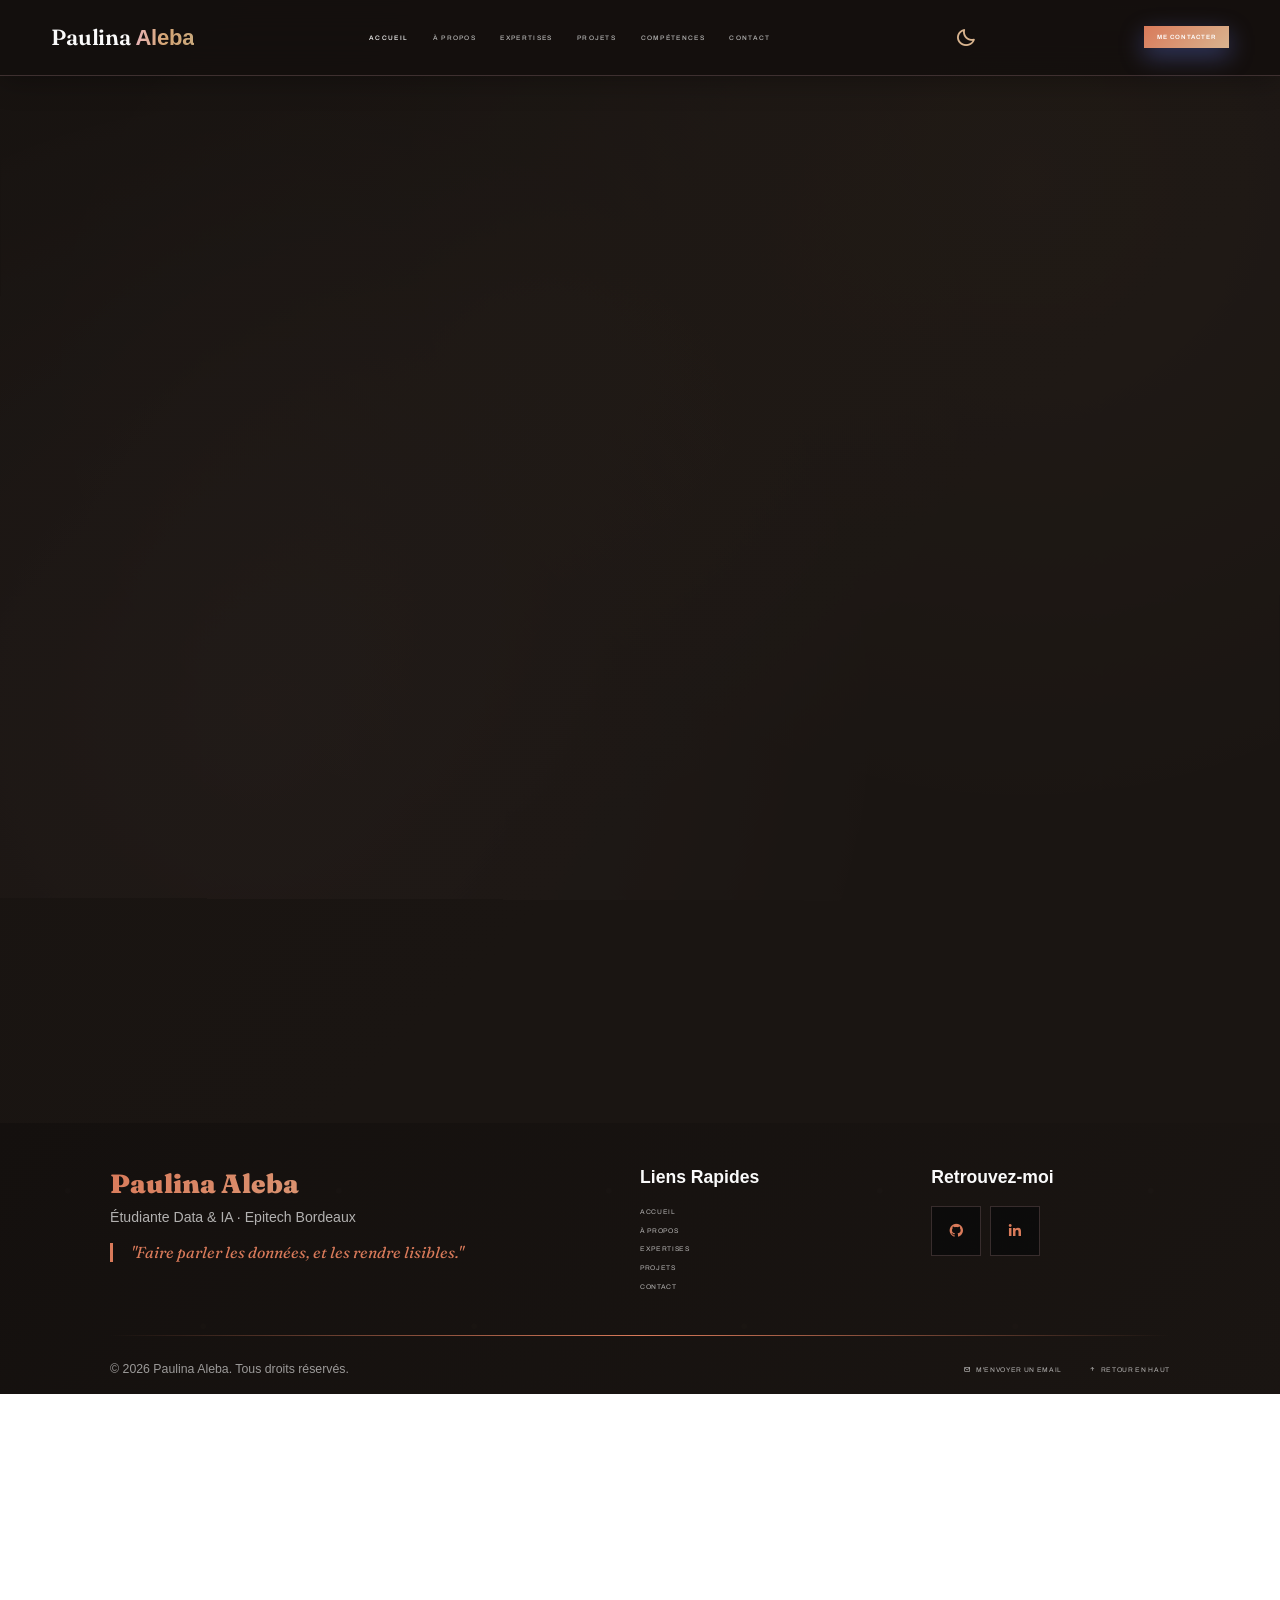
<file: resources/about.html>
<!DOCTYPE html>
<html lang="fr">

<head>
    <meta charset="UTF-8">
    <title>Paulina Aleba</title>
    <link rel="canonical" href="https://paulina-aleba.com/">
    <meta http-equiv="refresh" content="0; url=/">
</head>

<body>
    <p>Cette page a été intégrée à l'accueil. <a href="/">Aller sur paulina-aleba.com</a></p>
</body>

</html>
</file>
<file: resources/style.css>
/* RESET ET FOND */
* {
    margin: 0;
    padding: 0;
    box-sizing: border-box;
    text-decoration: none;
    scroll-behavior: smooth;
    font-family: "Poppins", sans-serif;
}


:root {
    /* Couleurs de fond */
    --bg-color: #14100e;
    --second-bg-color: #1a1512;
    --bg-tertiary: #221b16;
    --card-bg: #1d1713;

    /* Couleurs d'accent - Terracotta & Sable */
    --main-color: #d97a5a;
    --accent-color: #d9b48f;
    --accent-tertiary: #c98e6d;

    /* Couleurs de texte */
    --text-color: #fafafa;
    --text-secondary: #a0a0a0;
    --text-muted: #6b6b6b;

    /* Couleurs dégradées */
    --gradient: linear-gradient(135deg, #d97a5a 0%, #d9b48f 100%);
    --gradient-dark: linear-gradient(135deg, #1a1a1a 0%, #0a0a0a 100%);
    --gradient-glow: radial-gradient(ellipse at center, rgba(217, 122, 90, 0.15) 0%, transparent 70%);

    /* Ombres */
    --shadow: 0 4px 30px rgba(0, 0, 0, 0.3);
    --shadow-soft: 0 4px 30px rgba(0, 0, 0, 0.3);
    --shadow-medium: 0 8px 40px rgba(0, 0, 0, 0.4);
    --shadow-glow: 0 0 60px rgba(232, 180, 184, 0.2);

    /* Border */
    --border-color: rgba(232, 180, 184, 0.2);
    --border-subtle: rgba(255, 255, 255, 0.06);
    --border-accent: rgba(232, 180, 184, 0.2);

    /* Header */
    --header-bg: rgba(20, 16, 14, 0.92);
    --input-border: rgba(232, 180, 184, 0.3);

    /* Typographie */
    --font-display: 'Playfair Display', serif;
    --font-body: 'DM Sans', sans-serif;
    --font-mono: 'Space Grotesk', monospace;

    /* Espacements */
    --spacing-xs: 0.5rem;
    --spacing-sm: 1rem;
    --spacing-md: 2rem;
    --spacing-lg: 4rem;
    --spacing-xl: 8rem;
    --spacing-2xl: 12rem;

    /* Border radius */
    --radius-sm: 8px;
    --radius-md: 16px;
    --radius-lg: 24px;
    --radius-xl: 40px;
    --radius-full: 50%;
}

/* Light Mode Variables */
:root.light-mode {
    --bg-color: #f7f2ec;
    --second-bg-color: #efe7dd;
    --bg-tertiary: #e6dacd;
    --card-bg: #fffdfa;

    --main-color: #c25a38;
    --accent-color: #b07a4a;
    --accent-tertiary: #a86a45;

    --text-color: #2a1f18;
    --text-secondary: #5c4f45;
    --text-muted: #8a7a6d;

    --gradient: linear-gradient(135deg, #c25a38 0%, #c98e5a 100%);
    --gradient-glow: radial-gradient(ellipse at center, rgba(194, 90, 56, 0.1) 0%, transparent 70%);

    --shadow: 0 4px 30px rgba(80, 50, 30, 0.08);
    --shadow-soft: 0 4px 30px rgba(80, 50, 30, 0.08);
    --shadow-medium: 0 8px 40px rgba(80, 50, 30, 0.12);
    --shadow-glow: 0 0 60px rgba(194, 90, 56, 0.15);

    --border-color: rgba(120, 80, 50, 0.22);
    --border-subtle: rgba(80, 50, 30, 0.08);
    --border-accent: rgba(194, 90, 56, 0.3);

    --header-bg: rgba(247, 242, 236, 0.97);
    --input-border: rgba(120, 80, 50, 0.25);
}

/* Chiffres fantômes : plus présents et lisibles en mode clair */
:root.light-mode .bold-ghost-num,
:root.light-mode .about::before,
:root.light-mode .services::before,
:root.light-mode .projects::before,
:root.light-mode .competencies::before,
:root.light-mode .contact::before {
    opacity: 0.12;
    -webkit-text-stroke-width: 2px;
}

/* Photo : retirer l'assombrissement en mode clair */
:root.light-mode .photo-frame img,
:root.light-mode .mcard-img img,
:root.light-mode .project-image-wrapper img {
    filter: none;
}

/* Theme Toggle Button */
.theme-toggle {
    background: transparent;
    border: none;
    color: var(--accent-color);
    font-size: 2.4rem;
    cursor: pointer;
    padding: 0.5rem;
    border-radius: 50%;
    transition: all 0.3s ease;
    margin-left: 2rem;
    display: flex;
    align-items: center;
    justify-content: center;
    width: 50px;
    height: 50px;
}

.theme-toggle:hover {
    background: rgba(232, 180, 184, 0.1);
    transform: scale(1.1);
}

.theme-toggle i {
    transition: transform 0.3s ease;
}

/* Smooth transitions for theme changes */
* {
    transition: background-color 0.3s ease, color 0.3s ease, border-color 0.3s ease;
}

html {
    font-size: 55%;
    overflow-x: hidden;
}

body {
    background: linear-gradient(-45deg, var(--bg-color), var(--second-bg-color), var(--second-bg-color), var(--bg-color));
    background-size: 400% 400%;
    animation: gradientShift 15s ease infinite;
    color: var(--text-color);
    position: relative;
    overflow-x: hidden;
}


body::before {
    content: '';
    position: fixed;
    top: 0;
    left: 0;
    width: 100%;
    height: 100%;
    background:
        radial-gradient(circle at 20% 80%, rgba(232, 180, 184, 0.1) 0%, transparent 50%),
        radial-gradient(circle at 80% 20%, rgba(212, 165, 116, 0.1) 0%, transparent 50%),
        radial-gradient(circle at 40% 40%, rgba(201, 168, 124, 0.05) 0%, transparent 50%);
    animation: floatingOrbs 20s ease-in-out infinite;
    pointer-events: none;
    z-index: -1;
}

@keyframes gradientShift {
    0% {
        background-position: 0% 50%;
    }

    50% {
        background-position: 100% 50%;
    }

    100% {
        background-position: 0% 50%;
    }
}

@keyframes floatingOrbs {

    0%,
    100% {
        transform: translateY(0px) rotate(0deg);
        opacity: 0.3;
    }

    25% {
        transform: translateY(-20px) rotate(90deg);
        opacity: 0.5;
    }

    50% {
        transform: translateY(-40px) rotate(180deg);
        opacity: 0.7;
    }

    75% {
        transform: translateY(-20px) rotate(270deg);
        opacity: 0.5;
    }
}

.header {
    position: fixed;
    width: 100%;
    top: 0;
    left: 0;
    padding: 2rem 10%;
    background: var(--header-bg);
    backdrop-filter: blur(20px);
    display: flex;
    justify-content: space-between;
    align-items: center;
    z-index: 1000;
    border-bottom: 1px solid var(--border-color);
    box-shadow: var(--shadow);
}

.logo {
    font-size: 2.5rem;
    color: var(--text-color);
    font-weight: 800;
    cursor: pointer;
    transition: 0.3s ease-in-out;
    letter-spacing: 1px;
}

.logo:hover {
    transform: scale(1.1);
}

span {
    background: linear-gradient(90deg, #e8b4b8 0%, #d4a574 50%, #c9a87c 100%);
    background-clip: text;
    -webkit-background-clip: text;
    color: transparent;
    -webkit-text-fill-color: transparent;
}

#menu-icon {
    font-size: 1rem;
    color: var(--accent-color);
    display: none;
    cursor: pointer;
}

.navbar a {
    font-size: 1.6rem;
    color: var(--text-color);
    margin-left: 2.5rem;
    transition: 0.3s ease-in-out;
    font-weight: 500;
    position: relative;
}

.navbar a::after {
    content: "";
    position: absolute;
    width: 0;
    height: 2px;
    left: 0;
    bottom: -5px;
    background: linear-gradient(90deg, var(--accent-color), var(--main-color));
    transition: width 0.3s ease;
}

.navbar a:hover::after {
    width: 100%;
}

.navbar a:hover {
    color: var(--accent-color);
}

.gradient-btn {
    padding: 1rem 2.8rem;
    border: none;
    border-radius: 30px;
    background: var(--gradient);
    color: white;
    font-size: 1.5rem;
    cursor: pointer;
    font-weight: 600;
    transition: all 0.4s ease;
    box-shadow: 0 8px 25px rgba(102, 126, 234, 0.4);
    position: relative;
    overflow: hidden;
}

.gradient-btn::before {
    content: '';
    position: absolute;
    top: 0;
    left: -100%;
    width: 100%;
    height: 100%;
    background: linear-gradient(90deg, transparent, rgba(255, 255, 255, 0.2), transparent);
    transition: left 0.5s;
}

.gradient-btn:hover::before {
    left: 100%;
}

.gradient-btn:hover {
    transform: translateY(-3px) scale(1.05);
    box-shadow: 0 15px 35px rgba(102, 126, 234, 0.6);
}

::-webkit-scrollbar {
    width: 10px;
}

::-webkit-scrollbar-track {
    background: var(--second-bg-color);
}

::-webkit-scrollbar-thumb {
    background: linear-gradient(180deg, var(--main-color), var(--accent-color));
    border-radius: 10px;
}

section {
    min-height: 100vh;
    padding: 10rem 15%;
}

/* MAGAZINE LAYOUT STYLES */
.magazine-layout {
    min-height: 100vh;
    display: flex;
    flex-direction: column;
    justify-content: center;
    position: relative;
    overflow: hidden;
}

.magazine-hero {
    display: grid;
    grid-template-columns: 1fr 1fr;
    gap: 8rem;
    align-items: center;
    max-width: 1400px;
    margin: 0 auto;
    padding: 0 5%;
}

.hero-content {
    position: relative;
    z-index: 2;
}

.magazine-badge {
    background: linear-gradient(135deg, var(--main-color), var(--accent-color));
    color: white;
    padding: 1rem 2rem;
    border-radius: 50px;
    font-size: 1.2rem;
    font-weight: 600;
    display: inline-block;
    margin-bottom: 2rem;
    box-shadow: 0 8px 25px rgba(232, 180, 184, 0.3);
    letter-spacing: 1px;
}

.magazine-title {
    font-size: 8rem;
    font-weight: 900;
    line-height: 0.9;
    margin-bottom: 2rem;
    text-transform: uppercase;
    letter-spacing: -2px;
}

.magazine-title .highlight {
    background: linear-gradient(135deg, var(--main-color), var(--accent-color));
    -webkit-background-clip: text;
    -webkit-text-fill-color: transparent;
    background-clip: text;
    position: relative;
}

.magazine-title .subtitle {
    color: var(--text-color);
    font-size: 6rem;
    font-weight: 300;
    display: block;
    margin-top: 1rem;
}

.magazine-divider {
    width: 80px;
    height: 4px;
    background: linear-gradient(90deg, var(--main-color), var(--accent-color));
    margin: 3rem 0;
    border-radius: 2px;
}


.magazine-description {
    font-size: 1.8rem;
    line-height: 1.6;
    color: rgba(245, 245, 245, 0.9);
    margin-bottom: 3rem;
    max-width: 500px;
}

.signature-highlights {
    display: grid;
    grid-template-columns: repeat(3, minmax(0, 1fr));
    gap: 1.2rem;
    margin: 2.2rem 0 3.2rem;
}

.highlight-pill {
    background: rgba(255, 255, 255, 0.04);
    border: 1px solid var(--border-color);
    border-radius: 1.4rem;
    padding: 1.4rem 1.2rem;
    backdrop-filter: blur(8px);
    transition: transform 0.3s ease, border-color 0.3s ease, box-shadow 0.3s ease;
}

.highlight-pill:hover {
    transform: translateY(-4px);
    border-color: var(--main-color);
    box-shadow: 0 12px 24px rgba(232, 180, 184, 0.15);
}

.highlight-title {
    display: block;
    font-size: 1.55rem;
    font-weight: 700;
    color: var(--text-color);
    margin-bottom: 0.5rem;
}

.highlight-sub {
    display: block;
    font-size: 1.25rem;
    line-height: 1.5;
    color: var(--text-secondary);
}

.magazine-cta {
    display: flex;
    gap: 2rem;
}

.magazine-btn {
    padding: 1.5rem 3rem;
    border-radius: 50px;
    font-size: 1.6rem;
    font-weight: 600;
    text-decoration: none;
    transition: all 0.4s ease;
    position: relative;
    overflow: hidden;
    text-transform: uppercase;
    letter-spacing: 1px;
}

.magazine-btn.primary {
    background: linear-gradient(135deg, var(--main-color), var(--accent-color));
    color: white;
    box-shadow: 0 8px 25px rgba(232, 180, 184, 0.4);
}

.magazine-btn.primary:hover {
    transform: translateY(-3px);
    box-shadow: 0 15px 35px rgba(232, 180, 184, 0.6);
}

.magazine-btn.secondary {
    background: transparent;
    color: #ffffff;
    border: 2px solid var(--main-color);
}

.magazine-btn.secondary:hover {
    background: var(--main-color);
    color: #ffffff;
    transform: translateY(-3px);
}

.hero-image {
    position: relative;
    display: flex;
    justify-content: center;
    align-items: center;
}

.image-frame {
    position: relative;
    border-radius: 20px;
    overflow: hidden;
    box-shadow: 0 25px 50px rgba(0, 0, 0, 0.3);
    transition: all 0.6s ease;
}

.image-frame:hover {
    transform: scale(1.05) rotate(2deg);
    box-shadow: 0 0 40px var(--main-color),
        0 25px 50px rgba(0, 0, 0, 0.4);
}

.image-frame img {
    width: 400px;
    height: 500px;
    object-fit: cover;
    display: block;
    transition: transform 0.6s ease;
}

.image-frame:hover img {
    transform: scale(1.1);
}

.image-overlay {
    position: absolute;
    top: 0;
    left: 0;
    right: 0;
    bottom: 0;
    background: linear-gradient(135deg, rgba(232, 180, 184, 0.2), rgba(212, 165, 116, 0.2));
    opacity: 0;
    transition: opacity 0.4s ease;
}

.image-frame:hover .image-overlay {
    opacity: 1;
}

/* Floating card for about section */
.about-card {
    position: absolute;
    bottom: 30px;
    right: -20px;
    background: var(--card-bg);
    backdrop-filter: blur(10px);
    border: 1px solid var(--border-color);
    border-radius: 16px;
    padding: 1.5rem 2rem;
    display: flex;
    align-items: center;
    gap: 1rem;
    box-shadow: 0 10px 30px rgba(0, 0, 0, 0.3);
    animation: floatCard 6s ease-in-out infinite;
}

.about-card i {
    font-size: 2rem;
    color: var(--main-color);
}

.about-card span {
    font-size: 1.4rem;
    font-weight: 600;
    color: var(--text-color);
    text-transform: uppercase;
    letter-spacing: 0.5px;
}

.floating-elements {
    position: absolute;
    top: 0;
    left: 0;
    right: 0;
    bottom: 0;
    pointer-events: none;
}

.floating-card {
    position: absolute;
    background: rgba(10, 10, 10, 0.9);
    backdrop-filter: blur(10px);
    border: 1px solid rgba(232, 180, 184, 0.3);
    border-radius: 15px;
    padding: 1.5rem;
    display: flex;
    flex-direction: column;
    align-items: center;
    gap: 0.5rem;
    box-shadow: 0 8px 25px rgba(0, 0, 0, 0.3);
    transition: all 0.4s ease;
    animation: floatCard 6s ease-in-out infinite;
}

.floating-card i {
    font-size: 2rem;
    color: var(--main-color);
}

.floating-card span {
    font-size: 1.2rem;
    font-weight: 600;
    color: var(--text-color);
    text-transform: uppercase;
    letter-spacing: 0.5px;
}

.card-1 {
    top: 10%;
    right: -10%;
    animation-delay: 0s;
}

.card-2 {
    bottom: 20%;
    left: -15%;
    animation-delay: 2s;
}

.card-3 {
    top: 60%;
    right: -5%;
    animation-delay: 4s;
}

@keyframes floatCard {

    0%,
    100% {
        transform: translateY(0px) rotate(0deg);
    }

    50% {
        transform: translateY(-20px) rotate(5deg);
    }
}

.magazine-social {
    position: absolute;
    bottom: 5rem;
    left: 50%;
    transform: translateX(-50%);
    display: flex;
    flex-direction: column;
    align-items: center;
    gap: 2rem;
}

.social-line {
    width: 2px;
    height: 100px;
    background: linear-gradient(180deg, var(--main-color), var(--accent-color));
    border-radius: 1px;
}

.magazine-social .social-icons {
    display: flex;
    gap: 2rem;
}

.social-link {
    display: flex;
    align-items: center;
    justify-content: center;
    width: 60px;
    height: 60px;
    background: rgba(10, 10, 10, 0.8);
    backdrop-filter: blur(10px);
    border: 1px solid rgba(232, 180, 184, 0.3);
    border-radius: 50%;
    color: var(--main-color);
    font-size: 2rem;
    transition: all 0.4s ease;
    text-decoration: none;
}

.social-link:hover {
    background: var(--main-color);
    color: black;
    transform: translateY(-5px) scale(1.1);
    box-shadow: 0 10px 30px rgba(232, 180, 184, 0.4);
}

.btn-group {
    display: flex;
    gap: 1.5rem;
}

.btn {
    display: inline-block;
    padding: 1rem 2rem;
    background: var(--gradient);
    box-shadow: 0 8px 25px rgba(102, 126, 234, 0.4);
    border-radius: 3rem;
    font-size: 1.8rem;
    color: white;
    border: 2px solid transparent;
    font-weight: 600;
    transition: 0.4s ease-in-out;
    position: relative;
    overflow: hidden;
}

.btn::before {
    content: '';
    position: absolute;
    top: 0;
    left: -100%;
    width: 100%;
    height: 100%;
    background: linear-gradient(90deg, transparent, rgba(255, 255, 255, 0.3), transparent);
    transition: left 0.5s;
}

.btn:hover::before {
    left: 100%;
}

.btn:hover {
    transform: translateY(-3px) scale(1.05);
    box-shadow: 0 15px 35px rgba(102, 126, 234, 0.6);
}

.btn-group a:nth-of-type(2) {
    background-color: transparent;
    color: var(--text-color);
    border: 2px solid var(--main-color);
    box-shadow: 0 0 25px transparent;
}

.btn-group a:nth-of-type(2):hover {
    box-shadow: 0 0 25px var(--main-color);
    background-color: var(--main-color);
    color: black;
    transform: translateY(-3px);
}

.about {
    display: flex;
    justify-content: center;
    align-items: center;
    gap: 10rem;
    background: var(--bg-color);
}

.about-img img {
    width: 32vw;
    border-radius: 50%;
    box-shadow: 0 0 25px var(--main-color);
    transition: 0.6s ease-in-out;
    position: relative;
}

.about-img img:hover {
    box-shadow: 0 0 25px var(--main-color),
        0 0 50px var(--main-color),
        0 0 100px var(--main-color);
    transform: scale(1.05) rotate(-5deg);
}

.about-content h2 {
    font-size: 7rem;
}

.about-content p {
    font-size: 1.8rem;
}

.about-content .btn {
    margin: 3rem 0;
}

.heading {
    text-align: center;
    font-size: 7rem;
    margin: 5rem 0;
}

.services {
    background-color: var(--bg-color);
    color: black;
}

.services h2 {
    color: var(--text-color);
}

.services-container {
    display: flex;
    justify-content: space-between;
    align-items: flex-start;
    gap: 2.5rem;
    flex-wrap: nowrap;
}

.service-box {
    flex: 1;
    max-width: 30%;
    display: flex;
    justify-content: center;
    align-items: center;
    background: var(--gradient);
    height: 500px;
    border-radius: 2rem;
    cursor: pointer;
    border: 4px solid transparent;
    transition: 0.5s ease-in-out;
    padding: 1rem;
    position: relative;
    overflow: hidden;
    box-shadow: var(--shadow);
}

.service-box::before {
    content: '';
    position: absolute;
    top: 0;
    left: -100%;
    width: 100%;
    height: 100%;
    background: linear-gradient(90deg, transparent, rgba(255, 255, 255, 0.2), transparent);
    transition: left 0.6s;
}

.service-box:hover::before {
    left: 100%;
}

.service-box:hover {
    background-color: var(--second-bg-color);
    color: var(--main-color);
    border: 5px solid var(--main-color);
    transform: translateY(-10px) scale(1.03);
    box-shadow: 0 20px 40px rgba(0, 0, 0, 0.7);
}

.service-info {
    display: flex;
    flex-direction: column;
    text-align: center;
    justify-content: center;
    align-items: center;
    padding: 5rem;
}

.service-info h4 {
    font-size: 3rem;
    margin: 2rem 0;
    font-weight: 800;
}

.service-info p {
    font-size: 1.3rem;
    font-weight: 600;
    line-height: 1.7;
}

.service-info i {
    font-size: 6rem;
}

.projects {
    background-color: var(--bg-color);
}

.projects-box {
    display: grid;
    grid-template-columns: repeat(3, 1fr);
    place-items: center;
    gap: 2rem;
}

@media (max-width: 1024px) {
    .projects-box {
        grid-template-columns: repeat(2, 1fr);
    }

    .magazine-hero {
        grid-template-columns: 1fr;
        gap: 4rem;
        text-align: center;
    }

    .magazine-title {
        font-size: 6rem;
    }

    .magazine-title .subtitle {
        font-size: 4rem;
    }

    .signature-highlights {
        grid-template-columns: 1fr;
        justify-items: center;
    }

    .highlight-pill {
        width: 100%;
        max-width: 520px;
    }

    .magazine-cta {
        justify-content: center;
    }

    .hero-image {
        order: -1;
    }

    .image-frame img {
        width: 300px;
        height: 400px;
    }

    .about-content h2 {
        font-size: 6rem;
    }

    .heading {
        font-size: 6rem;
    }

    .services-container {
        flex-direction: column;
        align-items: center;
    }

    .service-box {
        max-width: 80%;
    }

    /* TABLET - Show hamburger menu */
    .header {
        padding: 1rem 5%;
    }

    .logo {
        font-size: 2rem;
    }

    #menu-icon {
        display: block;
        font-size: 2.5rem;
        cursor: pointer;
        color: var(--accent-color);
    }

    .navbar {
        position: absolute;
        top: 100%;
        left: 0;
        width: 100%;
        padding: 1rem 5%;
        background: rgba(10, 10, 10, 0.95);
        backdrop-filter: blur(15px);
        border-top: 1px solid rgba(255, 255, 255, 0.08);
        display: none;
        z-index: 999;
    }

    .navbar.active {
        display: block;
    }

    .navbar a {
        display: block;
        margin: 1rem 0;
        font-size: 1.6rem;
        padding: 0.5rem 0;
    }
}

@media (max-width: 600px) {
    html {
        font-size: 50%;
    }

    section {
        padding: 8rem 5%;
    }

    .magazine-layout {
        padding: 6rem 5% 10rem;
    }

    .magazine-hero {
        grid-template-columns: 1fr;
        gap: 3rem;
        text-align: center;
    }

    .magazine-title {
        font-size: 5rem;
    }

    .magazine-title .subtitle {
        font-size: 3rem;
    }

    .magazine-description {
        font-size: 1.4rem;
    }

    .signature-highlights {
        gap: 0.9rem;
    }

    .highlight-pill {
        text-align: left;
        padding: 1.2rem 1rem;
    }

    .highlight-title {
        font-size: 1.4rem;
    }

    .highlight-sub {
        font-size: 1.15rem;
    }

    .magazine-cta {
        flex-direction: column;
        align-items: center;
        gap: 1rem;
    }

    .magazine-btn {
        padding: 1.2rem 2rem;
        font-size: 1.4rem;
    }

    .hero-image {
        order: -1;
    }

    .image-frame img {
        width: 250px;
        height: 350px;
    }

    .floating-card {
        padding: 1rem;
    }

    .floating-card i {
        font-size: 1.5rem;
    }

    .floating-card span {
        font-size: 1rem;
    }

    .magazine-social {
        bottom: 2rem;
    }

    .social-line {
        height: 50px;
    }

    .magazine-social .social-icons {
        gap: 1rem;
    }

    .social-link {
        width: 50px;
        height: 50px;
        font-size: 1.5rem;
    }

    .cube-container {
        display: none;
    }

    .about {
        flex-direction: column;
        text-align: center;
        gap: 3rem;
    }

    .about-img img {
        width: 25vw;
    }

    .about-content h2 {
        font-size: 5rem;
    }

    .about-content p {
        font-size: 1.5rem;
    }

    .services-container {
        flex-direction: column;
        align-items: center;
    }

    .service-box {
        max-width: 90%;
        height: auto;
        padding: 2rem;
    }

    .service-info h4 {
        font-size: 2.5rem;
    }

    .service-info p {
        font-size: 1.1rem;
    }

    .service-info i {
        font-size: 5rem;
    }

    .projects-box {
        grid-template-columns: 1fr;
    }

    .project-card h3 {
        font-size: 2rem;
    }

    .project-card p {
        font-size: 1.4rem;
    }

    .contact form {
        flex-direction: column;
        gap: 2rem;
    }

    .input-group {
        flex-direction: column;
        gap: 1rem;
    }

    .input-box {
        width: 100%;
    }

    .footer ul {
        flex-direction: column;
        gap: 1rem;
    }

    .footer ul li {
        margin: 0;
    }
}

.project-card {
    padding: 3rem 2rem;
    display: flex;
    flex-direction: column;
    align-items: center;
    justify-content: center;
    text-align: center;
    background: linear-gradient(135deg, rgba(10, 10, 10, 0.9) 0%, rgba(22, 22, 22, 0.9) 100%);
    border: 2px solid var(--main-color);
    border-radius: 3rem;
    gap: 1.5rem;
    overflow: hidden;
    cursor: pointer;
    box-shadow: var(--shadow);
    transition: 0.5s ease;
    position: relative;
}

.project-card::before {
    content: '';
    position: absolute;
    top: 0;
    left: -100%;
    width: 100%;
    height: 100%;
    background: linear-gradient(90deg, transparent, rgba(232, 180, 184, 0.1), transparent);
    transition: left 0.6s;
}

.project-card:hover::before {
    left: 100%;
}

.project-card:hover {
    box-shadow: 0 0 25px var(--main-color),
        0 0 50px var(--main-color),
        0 20px 40px rgba(0, 0, 0, 0.7);
    transform: translateY(-10px) scale(1.02);
}

.project-card img {
    max-width: 90%;
    border-radius: 1rem;
    transition: 0.4s ease;
}

.project-card:hover img {
    transform: scale(1.05);
}

.project-card h3 {
    font-size: 2.4rem;
    background: var(--gradient);
    -webkit-background-clip: text;
    -webkit-text-fill-color: transparent;
    background-clip: text;
}

.project-card p {
    font-size: 1.6rem;
}

.project-card:hover {
    box-shadow: 0 0 25px var(--main-color),
        0 0 50px var(--main-color);
    transform: scale(1.02);
}

.project-card img {
    max-width: 90%;
}

.project-card h3 {
    font-size: 2.4rem;
}

.project-card p {
    font-size: 1.6rem;
}

/* MAGAZINE SECTIONS */
.magazine-section {
    padding: 12rem 0;
    background: var(--bg-color);
    position: relative;
}

.magazine-container {
    max-width: 1400px;
    margin: 0 auto;
    padding: 0 5%;
}

.section-badge {
    background: linear-gradient(135deg, var(--main-color), var(--accent-color));
    color: white;
    padding: 0.8rem 2rem;
    border-radius: 50px;
    font-size: 1.2rem;
    font-weight: 600;
    display: inline-block;
    margin-bottom: 3rem;
    box-shadow: 0 8px 25px rgba(232, 180, 184, 0.3);
    letter-spacing: 1px;
    text-transform: uppercase;
}

.section-title {
    font-size: 6rem;
    font-weight: 900;
    line-height: 0.9;
    margin-bottom: 3rem;
    text-transform: uppercase;
    letter-spacing: -2px;
}

.section-title .highlight {
    background: linear-gradient(135deg, var(--main-color), var(--accent-color));
    -webkit-background-clip: text;
    -webkit-text-fill-color: transparent;
    background-clip: text;
}

.section-title .subtitle {
    color: var(--text-color);
    font-size: 4rem;
    font-weight: 300;
    display: block;
    margin-top: 1rem;
}

/* ABOUT SECTION - PREMIUM DARK DESIGN */
.about {
    min-height: 100vh;
    display: flex;
    align-items: center;
    padding: 8rem 5%;
    background: var(--bg-color);
    position: relative;
}

.about-container {
    max-width: 1400px;
    margin: 0 auto;
    width: 100%;
}

.about-wrapper {
    display: grid;
    grid-template-columns: 45% 55%;
    gap: 5rem;
    align-items: center;
}

/* Image Side */
.about-visual {
    position: relative;
}

.image-container {
    position: relative;
    background: var(--card-bg);
    padding: 2rem;
    border-radius: 4px;
    box-shadow: 0 25px 50px -12px rgba(0, 0, 0, 0.5);
}

.image-container::before {
    content: '';
    position: absolute;
    top: 1rem;
    left: 1rem;
    right: -1rem;
    bottom: -1rem;
    border: 1px solid var(--main-color);
    border-radius: 4px;
    z-index: -1;
    opacity: 0.3;
}

.image-container img {
    width: 100%;
    height: auto;
    display: block;
    border-radius: 4px;
    transition: transform 0.5s ease;
}

.image-container:hover img {
    transform: scale(1.03);
}

.image-caption {
    position: absolute;
    bottom: -1.5rem;
    right: 2rem;
    background: var(--main-color);
    color: var(--bg-color);
    padding: 0.8rem 1.5rem;
    font-size: 1.2rem;
    font-weight: 600;
    border-radius: 4px;
    box-shadow: 0 10px 25px rgba(232, 180, 184, 0.3);
}

/* Content Side */
.about-details {
    padding: 1rem 0;
}

.section-tag {
    display: inline-block;
    font-size: 1.1rem;
    font-weight: 500;
    text-transform: uppercase;
    letter-spacing: 4px;
    color: var(--main-color);
    margin-bottom: 1.5rem;
    padding-bottom: 0.5rem;
    border-bottom: 2px solid var(--main-color);
}

.about-heading {
    font-size: 4.5rem;
    font-weight: 700;
    color: var(--text-color);
    line-height: 1.1;
    margin-bottom: 2rem;
    letter-spacing: -1px;
}

.about-heading span {
    display: block;
    font-weight: 300;
    font-size: 3rem;
    color: var(--text-secondary);
    margin-top: 0.5rem;
    letter-spacing: 0;
}

.about-bio {
    font-size: 1.7rem;
    line-height: 1.8;
    color: var(--text-secondary);
    margin-bottom: 2rem;
}

.highlight-text {
    color: var(--main-color);
    font-weight: 500;
}

.about-divider {
    width: 60px;
    height: 3px;
    background: var(--gradient);
    margin: 2rem 0;
    border-radius: 2px;
}

.info-grid {
    display: grid;
    grid-template-columns: repeat(2, 1fr);
    gap: 2rem;
    margin-top: 2rem;
}

.info-box {
    background: var(--card-bg);
    padding: 1.5rem;
    border-radius: 4px;
    border-left: 3px solid var(--main-color);
    transition: all 0.3s ease;
}

.info-box:hover {
    transform: translateX(5px);
    box-shadow: 0 5px 20px rgba(232, 180, 184, 0.2);
}

.info-box h4 {
    font-size: 1.4rem;
    color: var(--text-muted);
    margin-bottom: 0.5rem;
    font-weight: 500;
}

.info-box p {
    font-size: 1.6rem;
    color: var(--text-color);
    font-weight: 600;
}

/* ============================================
   RESPONSIVE DESIGN - TOUS LES ÉCRANS
   ============================================ */

/* Desktop Large (1400px+) */
@media (max-width: 1600px) {
    .about-wrapper {
        gap: 4rem;
    }

    .about-heading {
        font-size: 4rem;
    }

    .about-heading span {
        font-size: 2.8rem;
    }
}

/* Laptop (1024px - 1200px) */
@media (max-width: 1200px) {
    .about-wrapper {
        gap: 3.5rem;
    }

    .about-heading {
        font-size: 3.5rem;
    }

    .about-heading span {
        font-size: 2.5rem;
    }

    .about-bio {
        font-size: 1.6rem;
    }
}

/* Tablet Landscape (768px - 1024px) - Style Hamburger */
@media (max-width: 1024px) {
    .about {
        padding: 6rem 4%;
        min-height: auto;
    }

    .about-wrapper {
        display: flex;
        flex-direction: column;
        gap: 2.5rem;
    }

    .about-visual {
        width: 100%;
        max-width: 450px;
        margin: 0 auto;
    }

    .image-container {
        padding: 1rem;
    }

    .image-container::before {
        top: 0.5rem;
        left: 0.5rem;
        right: -0.5rem;
        bottom: -0.5rem;
    }

    .image-container img {
        width: 100%;
    }

    .image-caption {
        font-size: 1rem;
        padding: 0.5rem 1rem;
        right: 1rem;
        bottom: -0.8rem;
    }

    .about-details {
        width: 100%;
        padding: 0.5rem 0;
        text-align: center;
    }

    .section-tag {
        font-size: 0.9rem;
        letter-spacing: 3px;
        margin-bottom: 1rem;
        margin-left: auto;
        margin-right: auto;
    }

    .about-heading {
        font-size: 2.8rem;
        margin-bottom: 1.5rem;
    }

    .about-heading span {
        font-size: 2rem;
        margin-top: 0.3rem;
    }

    .about-bio {
        font-size: 1.5rem;
        margin-bottom: 1.5rem;
        line-height: 1.7;
    }

    .about-divider {
        width: 50px;
        height: 3px;
        margin: 1.5rem auto;
    }

    /* Style Hamburger - Info boxes en colonne */
    .info-grid {
        display: flex;
        flex-direction: column;
        gap: 1rem;
        margin-top: 1.5rem;
        justify-content: center;
    }

    .info-box {
        display: flex;
        justify-content: space-between;
        align-items: center;
        padding: 1rem 1.2rem;
        border-left: none;
        border-bottom: 3px solid var(--main-color);
        border-radius: 4px;
    }

    .info-box:hover {
        transform: translateY(-3px);
    }

    .info-box h4 {
        font-size: 1.1rem;
        margin-bottom: 0;
    }

    .info-box p {
        font-size: 1.3rem;
    }
}

/* Mobile Large (576px - 768px) */
@media (max-width: 768px) {
    .about-heading {
        font-size: 2.5rem;
    }

    .about-heading span {
        font-size: 1.8rem;
    }

    .about-bio {
        font-size: 1.4rem;
    }
}

/* Mobile Medium (480px - 576px) */
@media (max-width: 576px) {
    .about {
        padding: 5rem 3%;
    }

    .about-wrapper {
        gap: 2rem;
    }

    .image-container {
        padding: 0.8rem;
    }

    .image-caption {
        font-size: 0.9rem;
        padding: 0.4rem 0.8rem;
    }

    .about-heading {
        font-size: 2rem;
        letter-spacing: 0;
    }

    .about-heading span {
        font-size: 1.5rem;
    }

    .about-bio {
        font-size: 1.3rem;
    }

    .section-tag {
        font-size: 0.8rem;
    }

    .info-box {
        padding: 0.8rem 1rem;
    }

    .info-box h4 {
        font-size: 1rem;
    }

    .info-box p {
        font-size: 1.2rem;
    }
}

/* Mobile Small (320px - 480px) */
@media (max-width: 480px) {
    .about {
        padding: 4rem 2%;
    }

    .about-heading {
        font-size: 1.8rem;
    }

    .about-heading span {
        font-size: 1.3rem;
    }

    .about-bio {
        font-size: 1.2rem;
    }

    .info-box {
        flex-direction: column;
        align-items: flex-start;
        gap: 0.3rem;
    }

    .info-box p {
        font-size: 1.1rem;
    }
}

/* Extra Small (below 320px) */
@media (max-width: 320px) {
    .about-heading {
        font-size: 1.5rem;
    }

    .about-bio {
        font-size: 1.1rem;
    }

    .image-container {
        padding: 0.5rem;
    }
}


/* Light mode adjustments */
:root.light-mode .image-container {
    background: var(--card-bg);
    box-shadow: 0 25px 50px -12px rgba(0, 0, 0, 0.15);
}

:root.light-mode .info-box {
    background: var(--second-bg-color);
}

/* SERVICES MAGAZINE STYLE */

.services-magazine-grid {
    display: grid;
    grid-template-columns: repeat(auto-fit, minmax(400px, 1fr));
    gap: 4rem;
}

.service-magazine-card {
    background: var(--card-bg);
    backdrop-filter: blur(10px);
    border: 1px solid var(--border-color);
    border-radius: 20px;
    padding: 4rem;
    transition: all 0.4s ease;
    position: relative;
    overflow: hidden;
}

.service-magazine-card::before {
    content: '';
    position: absolute;
    top: 0;
    left: -100%;
    width: 100%;
    height: 100%;
    background: linear-gradient(90deg, transparent, rgba(232, 180, 184, 0.05), transparent);
    transition: left 0.6s;
}

.service-magazine-card:hover::before {
    left: 100%;
}

.service-magazine-card:hover {
    transform: translateY(-10px);
    border-color: var(--main-color);
    box-shadow: 0 20px 40px rgba(232, 180, 184, 0.2);
}

.service-header {
    display: flex;
    align-items: center;
    gap: 2rem;
    margin-bottom: 2rem;
}

.service-icon-wrapper {
    width: 80px;
    height: 80px;
    background: linear-gradient(135deg, var(--main-color), var(--accent-color));
    border-radius: 50%;
    display: flex;
    align-items: center;
    justify-content: center;
    font-size: 2.5rem;
    color: white;
    box-shadow: 0 10px 30px rgba(232, 180, 184, 0.3);
}

.service-header h3 {
    font-size: 2.5rem;
    font-weight: 700;
    color: var(--text-color);
}

.service-content {
    display: flex;
    flex-direction: column;
    gap: 1.5rem;
}

.service-quote {
    font-size: 1.6rem;
    font-style: italic;
    color: var(--main-color);
    line-height: 1.4;
}

.service-description {
    font-size: 1.4rem;
    line-height: 1.6;
    color: rgba(245, 245, 245, 0.8);
}

.service-tags {
    display: flex;
    flex-wrap: wrap;
    gap: 1rem;
}

.service-tags span {
    background: rgba(232, 180, 184, 0.1);
    color: var(--main-color);
    padding: 0.5rem 1rem;
    border-radius: 20px;
    font-size: 1.2rem;
    font-weight: 500;
}

/* PROJECTS MAGAZINE STYLE */
.projects-magazine-grid {
    display: grid;
    grid-template-columns: repeat(auto-fit, minmax(400px, 1fr));
    gap: 4rem;
}

.project-magazine-card {
    background: var(--card-bg);
    backdrop-filter: blur(10px);
    border: 1px solid var(--border-color);
    border-radius: 20px;
    overflow: hidden;
    transition: all 0.4s ease;
    position: relative;
}

.project-magazine-card:hover {
    transform: translateY(-15px);
    border-color: var(--main-color);
    box-shadow: 0 25px 50px rgba(232, 180, 184, 0.2);
}

.project-image-wrapper {
    position: relative;
    overflow: hidden;
}

.project-image-wrapper img {
    width: 100%;
    height: 250px;
    object-fit: cover;
    transition: transform 0.4s ease;
}

.project-magazine-card:hover .project-image-wrapper img {
    transform: scale(1.1);
}

.project-overlay {
    position: absolute;
    top: 2rem;
    right: 2rem;
    background: var(--card-bg);
    backdrop-filter: blur(10px);
    padding: 0.5rem 1rem;
    border-radius: 20px;
    border: 1px solid var(--border-color);
}

.project-category {
    font-size: 1.2rem;
    color: var(--main-color);
    font-weight: 600;
    text-transform: uppercase;
    letter-spacing: 0.5px;
}

.project-content {
    padding: 3rem;
}

.project-content h3 {
    font-size: 2.2rem;
    font-weight: 700;
    margin-bottom: 1rem;
    color: var(--text-color);
}

.project-description {
    font-size: 1.4rem;
    line-height: 1.6;
    color: rgba(245, 245, 245, 0.8);
    margin-bottom: 2rem;
}

.project-tech {
    display: flex;
    flex-wrap: wrap;
    gap: 1rem;
    margin-bottom: 2rem;
}

.project-tech span {
    background: rgba(212, 165, 116, 0.1);
    color: var(--accent-color);
    padding: 0.4rem 0.8rem;
    border-radius: 15px;
    font-size: 1.1rem;
    font-weight: 500;
}

.project-links {
    display: flex;
    gap: 1rem;
}

.project-link {
    padding: 0.8rem 1.5rem;
    border-radius: 25px;
    font-size: 1.3rem;
    font-weight: 600;
    text-decoration: none;
    transition: all 0.3s ease;
    text-transform: uppercase;
    letter-spacing: 0.5px;
}

.project-link:first-child {
    background: linear-gradient(135deg, var(--main-color), var(--accent-color));
    color: white;
}

.project-link:last-child {
    background: transparent;
    color: var(--text-color);
    border: 1px solid var(--main-color);
}

.project-link:hover {
    transform: translateY(-2px);
    box-shadow: 0 8px 20px rgba(232, 180, 184, 0.3);
}

/* CONTACT MAGAZINE STYLE */
.contact-magazine-grid {
    display: grid;
    grid-template-columns: 1fr 1.2fr;
    gap: 6rem;
    align-items: start;
    position: relative;
}

/* Effet spotlight subtil qui suit la souris */
.contact-magazine-grid::before {
    content: '';
    position: absolute;
    width: 600px;
    height: 600px;
    background: radial-gradient(circle, rgba(232, 180, 184, 0.08) 0%, transparent 60%);
    border-radius: 50%;
    pointer-events: none;
    opacity: 0;
    transition: opacity 0.4s ease;
    z-index: 0;
    transform: translate(-50%, -50%);
    left: var(--mouse-x, 50%);
    top: var(--mouse-y, 50%);
}

.contact-magazine-grid:hover::before {
    opacity: 1;
}

/* ============================================
   CURSEUR LUXE - Design premium multi-couches
   ============================================ */

/* Masquer curseur natif sur tout le site */
body,
a,
button,
input,
textarea,
.magazine-btn,
.gradient-btn,
.service-box,
.project-card,
.contact-item,
.social-link,
.info-box,
.competency-card,
.service-magazine-card,
.project-magazine-card,
.theme-toggle,
#menu-icon {
    cursor: none !important;
}

/* Curseur principal - Cercle extérieur */
.cursor-luxe {
    width: 40px;
    height: 40px;
    border: 2px solid var(--main-color);
    background: transparent;
    border-radius: 50%;
    position: fixed;
    pointer-events: none;
    z-index: 9999;
    transform: translate(-50%, -50%) scale(0);
    transition: transform 0.5s cubic-bezier(0.23, 1, 0.32, 1),
        width 0.4s cubic-bezier(0.23, 1, 0.32, 1),
        height 0.4s cubic-bezier(0.23, 1, 0.32, 1),
        opacity 0.3s ease;
    opacity: 0;
}

/* Curseur visible */
.cursor-luxe.visible {
    opacity: 1;
    transform: translate(-50%, -50%) scale(1);
}

/* Point central */
.cursor-luxe::before {
    content: '';
    position: absolute;
    top: 50%;
    left: 50%;
    width: 8px;
    height: 8px;
    background: var(--main-color);
    border-radius: 50%;
    transform: translate(-50%, -50%) scale(0);
    transition: transform 0.3s cubic-bezier(0.23, 1, 0.32, 1),
        width 0.3s ease,
        height 0.3s ease;
}

.cursor-luxe.visible::before {
    transform: translate(-50%, -50%) scale(1);
}

/* Anneau extérieur pulsant */
.cursor-luxe::after {
    content: '';
    position: absolute;
    top: 50%;
    left: 50%;
    width: 100%;
    height: 100%;
    border: 2px solid var(--accent-color);
    border-radius: 50%;
    transform: translate(-50%, -50%) scale(1);
    opacity: 0.6;
    animation: pulseRing 2s ease-out infinite;
}

@keyframes pulseRing {
    0% {
        transform: translate(-50%, -50%) scale(1);
        opacity: 0.3;
    }

    50% {
        opacity: 0.1;
    }

    100% {
        transform: translate(-50%, -50%) scale(1.8);
        opacity: 0;
    }
}

/* État hover - Expansion élégante */
.cursor-luxe.hover {
    width: 70px;
    height: 70px;
    border-color: var(--accent-color);
    background: transparent;
}

.cursor-luxe.hover::before {
    width: 12px;
    height: 12px;
    background: var(--accent-color);
}

/* État click - Impact visuel */
.cursor-luxe.click {
    transform: translate(-50%, -50%) scale(0.9);
}

.cursor-luxe.click::before {
    transform: translate(-50%, -50%) scale(1.5);
}

/* Trail de particules */
.cursor-trail {
    position: fixed;
    pointer-events: none;
    z-index: 9998;
    border-radius: 50%;
    background: radial-gradient(circle, var(--main-color) 0%, transparent 70%);
    opacity: 0;
    transform: translate(-50%, -50%) scale(0);
    transition: opacity 0.6s ease, transform 0.6s ease;
}

.cursor-trail.active {
    opacity: 0.4;
    transform: translate(-50%, -50%) scale(1);
}

/* Effet magnétique sur les éléments interactifs */
.magnetic-hover {
    transition: transform 0.3s cubic-bezier(0.23, 1, 0.32, 1);
}

/* Curseur sur texte sélectionnable */
.cursor-luxe.text-hover {
    width: 3px;
    height: 24px;
    border-radius: 2px;
    background: linear-gradient(180deg, var(--main-color), var(--accent-color));
    mix-blend-mode: difference;
}

.cursor-luxe.text-hover::before,
.cursor-luxe.text-hover::after {
    display: none;
}

/* Animation d'entrée fluide */
@keyframes cursorEnter {
    0% {
        transform: translate(-50%, -50%) scale(0) rotate(-180deg);
        opacity: 0;
    }

    100% {
        transform: translate(-50%, -50%) scale(1) rotate(0deg);
        opacity: 1;
    }
}

.cursor-luxe.visible {
    animation: cursorEnter 0.6s cubic-bezier(0.23, 1, 0.32, 1) forwards;
}

/* Mode sombre/clair adaptation */
:root.light-mode .cursor-luxe {
    mix-blend-mode: normal;
    background: linear-gradient(white, white) padding-box,
        linear-gradient(135deg, var(--main-color), var(--accent-color)) border-box;
}

:root.light-mode .cursor-luxe::before {
    background: linear-gradient(135deg, var(--main-color), var(--accent-color));
}

/* Mobile - Restaurer curseur natif */
@media (pointer: coarse),
(max-width: 1024px) {

    body,
    a,
    button,
    input,
    textarea {
        cursor: auto !important;
    }

    .cursor-luxe,
    .cursor-trail {
        display: none !important;
    }
}

.contact-info {
    display: flex;
    flex-direction: column;
    gap: 3rem;
}

.contact-intro h3 {
    font-size: 2.8rem;
    font-weight: 700;
    margin-bottom: 0.8rem;
    color: var(--text-color);
    line-height: 1.2;
}

.contact-intro p {
    font-size: 1.5rem;
    line-height: 1.7;
    color: var(--text-secondary);
}

.contact-details {
    display: flex;
    flex-direction: column;
    gap: 1.5rem;
}

.contact-item {
    display: flex;
    align-items: center;
    gap: 1.8rem;
    padding: 1.2rem;
    background: var(--card-bg);
    border: 1px solid var(--border-color);
    border-radius: 16px;
    transition: all 0.3s ease;
    position: relative;
    overflow: hidden;
}

.contact-item::before {
    content: '';
    position: absolute;
    top: 0;
    left: 0;
    width: 100%;
    height: 100%;
    background: linear-gradient(135deg, rgba(232, 180, 184, 0.15), rgba(212, 165, 116, 0.1));
    opacity: 0;
    transition: opacity 0.4s ease;
    z-index: 0;
}

.contact-item:hover::before {
    opacity: 1;
}

.contact-item:hover {
    border-color: var(--main-color);
    transform: translateY(-4px);
    box-shadow: 0 20px 40px rgba(232, 180, 184, 0.2);
}

.contact-item:hover .contact-icon {
    transform: scale(1.1);
    box-shadow: 0 8px 25px rgba(232, 180, 184, 0.4);
}

.contact-icon {
    width: 50px;
    height: 50px;
    background: linear-gradient(135deg, var(--main-color), var(--accent-color));
    border-radius: 12px;
    display: flex;
    align-items: center;
    justify-content: center;
    font-size: 1.8rem;
    color: white;
    flex-shrink: 0;
    box-shadow: 0 4px 15px rgba(232, 180, 184, 0.3);
    transition: all 0.3s ease;
    position: relative;
    z-index: 1;
}

.contact-text h4 {
    font-size: 1.5rem;
    font-weight: 600;
    margin-bottom: 0.3rem;
    color: var(--text-color);
}

.contact-text p {
    font-size: 1.3rem;
    color: var(--text-secondary);
}

.contact-form {
    background: var(--card-bg);
    backdrop-filter: blur(10px);
    border: 1px solid var(--border-color);
    border-radius: 24px;
    padding: 3.5rem;
    position: relative;
    overflow: hidden;
}

.contact-form::before {
    content: '';
    position: absolute;
    top: 0;
    left: 0;
    right: 0;
    height: 4px;
    background: linear-gradient(90deg, var(--main-color), var(--accent-color));
}

.form-header {
    margin-bottom: 2.5rem;
}

.form-header h3 {
    font-size: 2.2rem;
    font-weight: 700;
    margin-bottom: 0.6rem;
    color: var(--text-color);
}

.form-header p {
    font-size: 1.4rem;
    color: var(--text-secondary);
}

.form-group {
    display: grid;
    grid-template-columns: 1fr 1fr;
    gap: 1.5rem;
    margin-bottom: 1.5rem;
}

.input-wrapper {
    position: relative;
}

.input-wrapper {
    position: relative;
}

.input-wrapper input,
.input-wrapper textarea {
    width: 100%;
    padding: 1.4rem 1.2rem;
    font-size: 1.5rem;
    color: var(--text-color);
    background: var(--bg-color);
    border: 2px solid var(--border-color);
    border-radius: 12px;
    outline: none;
    transition: all 0.3s ease;
    font-family: inherit;
}

.input-wrapper textarea {
    resize: vertical;
    min-height: 120px;
}

.input-wrapper input::placeholder,
.input-wrapper textarea::placeholder {
    color: var(--text-muted);
}

.input-wrapper input:hover,
.input-wrapper textarea:hover {
    border-color: rgba(232, 180, 184, 0.5);
}

.input-wrapper input:focus,
.input-wrapper textarea:focus {
    border-color: var(--main-color);
    box-shadow: 0 0 0 3px rgba(232, 180, 184, 0.1);
}

.full-width {
    grid-column: 1 / -1;
}

.magazine-btn.full-width {
    width: 100%;
    display: flex;
    align-items: center;
    justify-content: center;
    gap: 1rem;
    margin-top: 1rem;
    padding: 1.6rem;
    font-size: 1.6rem;
    font-weight: 600;
    border: none;
    border-radius: 12px;
    background: linear-gradient(135deg, var(--main-color), var(--accent-color));
    color: white;
    cursor: pointer;
    transition: all 0.3s ease;
    box-shadow: 0 8px 25px rgba(232, 180, 184, 0.3);
    position: relative;
    overflow: hidden;
}

.magazine-btn.full-width::before {
    content: '';
    position: absolute;
    top: 0;
    left: -100%;
    width: 100%;
    height: 100%;
    background: linear-gradient(90deg, transparent, rgba(255, 255, 255, 0.2), transparent);
    transition: left 0.5s ease;
}

.magazine-btn.full-width:hover::before {
    left: 100%;
}

.magazine-btn.full-width:hover {
    transform: translateY(-3px);
    box-shadow: 0 12px 35px rgba(232, 180, 184, 0.4);
}

.magazine-btn.full-width i {
    font-size: 1.8rem;
    transition: transform 0.3s ease;
}

.magazine-btn.full-width:hover i {
    transform: translateX(4px);
}

/* Contact responsive */
@media (max-width: 1024px) {
    .contact-magazine-grid {
        grid-template-columns: 1fr;
        gap: 4rem;
    }

    .contact-info {
        order: 1;
    }

    .contact-form {
        order: 0;
    }
}

@media (max-width: 768px) {
    .contact-magazine-grid {
        gap: 3rem;
    }

    .contact-intro h3 {
        font-size: 2.4rem;
    }

    .contact-item {
        padding: 1rem;
    }

    .contact-icon {
        width: 45px;
        height: 45px;
        font-size: 1.6rem;
    }

    .contact-form {
        padding: 2.5rem;
        border-radius: 20px;
    }

    .form-group {
        grid-template-columns: 1fr;
        gap: 1.2rem;
    }

    .form-header h3 {
        font-size: 2rem;
    }
}

@media (max-width: 480px) {
    .contact-intro h3 {
        font-size: 2rem;
    }

    .contact-text h4 {
        font-size: 1.4rem;
    }

    .contact-text p {
        font-size: 1.2rem;
    }

    .contact-form {
        padding: 2rem;
    }

    .input-wrapper input,
    .input-wrapper textarea {
        padding: 1.2rem 1rem;
        font-size: 1.4rem;
    }

    .magazine-btn.full-width {
        padding: 1.4rem;
        font-size: 1.5rem;
    }
}

/* EDITORIAL HERO - OUT OF ORDINARY */
.editorial-home {
    position: relative;
    isolation: isolate;
    overflow: hidden;
}

.editorial-grid {
    max-width: 1380px;
    margin: 0 auto;
    display: grid;
    grid-template-columns: 1.15fr 0.85fr;
    gap: 4rem;
    align-items: center;
}

.editorial-main {
    position: relative;
    z-index: 2;
}

.editorial-kicker {
    display: inline-block;
    padding: 0.8rem 1.6rem;
    border-radius: 999px;
    font-size: 1.2rem;
    letter-spacing: 2px;
    font-weight: 700;
    color: #fff;
    background: linear-gradient(135deg, rgba(232, 180, 184, 0.95), rgba(212, 165, 116, 0.95));
    box-shadow: 0 10px 30px rgba(232, 180, 184, 0.35);
    margin-bottom: 2rem;
}

.editorial-title {
    font-size: clamp(4.6rem, 7vw, 9.2rem);
    line-height: 0.95;
    font-weight: 900;
    letter-spacing: -2px;
    margin-bottom: 2.2rem;
    text-transform: uppercase;
    color: var(--text-color);
}

.editorial-title span {
    background: linear-gradient(90deg, #f6c5cc 0%, #e8b4b8 45%, #d4a574 100%);
    -webkit-background-clip: text;
    background-clip: text;
    color: transparent;
}

.editorial-lead {
    font-size: 1.9rem;
    line-height: 1.75;
    color: rgba(245, 245, 245, 0.9);
    max-width: 62ch;
    margin-bottom: 3rem;
}

.editorial-actions {
    display: flex;
    flex-wrap: wrap;
    gap: 1.2rem;
    margin-bottom: 3rem;
}

.editorial-btn {
    padding: 1.4rem 2.4rem;
    border-radius: 999px;
    font-size: 1.45rem;
    font-weight: 700;
    letter-spacing: 0.7px;
    text-transform: uppercase;
    transition: all 0.35s ease;
    border: 1px solid transparent;
}

.editorial-btn-primary {
    color: #fff;
    background: linear-gradient(135deg, #e8b4b8 0%, #d4a574 100%);
    box-shadow: 0 14px 35px rgba(232, 180, 184, 0.35);
}

.editorial-btn-primary:hover {
    transform: translateY(-3px) scale(1.02);
}

.editorial-btn-ghost {
    color: var(--text-color);
    border-color: rgba(232, 180, 184, 0.5);
    background: rgba(255, 255, 255, 0.03);
    backdrop-filter: blur(10px);
}

.editorial-btn-ghost:hover {
    border-color: var(--main-color);
    background: rgba(232, 180, 184, 0.08);
}

.editorial-signature {
    display: inline-flex;
    align-items: center;
    gap: 1rem;
    color: var(--text-secondary);
    font-size: 1.45rem;
}

.editorial-signature .line {
    width: 54px;
    height: 2px;
    background: linear-gradient(90deg, var(--main-color), var(--accent-color));
    border-radius: 2px;
}

.editorial-side {
    background: linear-gradient(160deg, rgba(255, 255, 255, 0.08), rgba(255, 255, 255, 0.02));
    border: 1px solid rgba(232, 180, 184, 0.22);
    border-radius: 28px;
    padding: 2.2rem;
    backdrop-filter: blur(16px);
    box-shadow: 0 30px 60px rgba(0, 0, 0, 0.38);
}

.editorial-photo-wrap {
    position: relative;
    border-radius: 20px;
    overflow: hidden;
    margin-bottom: 1.6rem;
}

.editorial-photo-wrap img {
    width: 100%;
    height: 420px;
    object-fit: cover;
    display: block;
}

.photo-shine {
    position: absolute;
    inset: 0;
    background: linear-gradient(125deg, rgba(232, 180, 184, 0.26), rgba(212, 165, 116, 0.12));
}

.editorial-tags {
    display: flex;
    flex-wrap: wrap;
    gap: 0.8rem;
    margin-bottom: 1.2rem;
}

.editorial-tags span {
    font-size: 1.2rem;
    font-weight: 700;
    letter-spacing: 0.5px;
    color: #fff;
    padding: 0.7rem 1rem;
    border-radius: 999px;
    background: rgba(232, 180, 184, 0.2);
    border: 1px solid rgba(232, 180, 184, 0.3);
}

.editorial-note {
    display: flex;
    gap: 0.8rem;
    align-items: flex-start;
    color: var(--text-secondary);
    font-size: 1.35rem;
    line-height: 1.6;
}

.editorial-note i {
    font-size: 1.8rem;
    color: var(--main-color);
    margin-top: 0.1rem;
}

.editorial-blob {
    position: absolute;
    border-radius: 50%;
    filter: blur(55px);
    pointer-events: none;
    z-index: -1;
}

.blob-left {
    width: 360px;
    height: 360px;
    left: -10%;
    top: 12%;
    background: rgba(232, 180, 184, 0.24);
}

.blob-right {
    width: 320px;
    height: 320px;
    right: -8%;
    bottom: 12%;
    background: rgba(212, 165, 116, 0.2);
}

@media (max-width: 1024px) {
    .editorial-grid {
        grid-template-columns: 1fr;
        gap: 2.5rem;
        text-align: center;
    }

    .editorial-actions {
        justify-content: center;
    }

    .editorial-signature {
        justify-content: center;
    }

    .editorial-lead {
        margin-left: auto;
        margin-right: auto;
    }

    .editorial-side {
        max-width: 560px;
        margin: 0 auto;
        text-align: left;
    }
}

@media (max-width: 600px) {
    .editorial-title {
        font-size: 4.4rem;
        line-height: 1.02;
    }

    .editorial-lead {
        font-size: 1.55rem;
    }

    .editorial-btn {
        width: 100%;
        text-align: center;
    }

    .editorial-photo-wrap img {
        height: 340px;
    }

    .editorial-side {
        padding: 1.6rem;
    }
}

/* FOOTER MAGAZINE STYLE */
.magazine-footer {
    background: linear-gradient(135deg, var(--bg-color) 0%, var(--second-bg-color) 100%);
    padding: 6rem 0 2rem;
    position: relative;
    overflow: hidden;
}

.magazine-footer::before {
    content: '';
    position: absolute;
    top: 0;
    left: 0;
    width: 100%;
    height: 100%;
    background: url('data:image/svg+xml,<svg xmlns="http://www.w3.org/2000/svg" viewBox="0 0 100 100"><defs><pattern id="grain" width="100" height="100" patternUnits="userSpaceOnUse"><circle cx="25" cy="25" r="1" fill="rgba(232,180,184,0.1)"/><circle cx="75" cy="75" r="1" fill="rgba(212,165,116,0.1)"/></pattern></defs><rect width="100" height="100" fill="url(%23grain)"/></svg>');
    opacity: 0.1;
    pointer-events: none;
}

.footer-content {
    max-width: 1400px;
    margin: 0 auto;
    padding: 0 5%;
}

.footer-main {
    display: grid;
    grid-template-columns: 2fr 1fr 1fr;
    gap: 6rem;
    margin-bottom: 4rem;
}

.footer-brand h3 {
    font-size: 3rem;
    font-weight: 900;
    margin-bottom: 1rem;
    background: linear-gradient(135deg, var(--main-color), var(--accent-color));
    -webkit-background-clip: text;
    -webkit-text-fill-color: transparent;
    background-clip: text;
}

.footer-brand p {
    font-size: 1.6rem;
    color: rgba(245, 245, 245, 0.7);
    margin-bottom: 2rem;
}

.footer-quote {
    font-size: 1.8rem;
    font-style: italic;
    color: var(--main-color);
    padding-left: 2rem;
    border-left: 3px solid var(--main-color);
}

.footer-links h4,
.footer-social h4 {
    font-size: 2rem;
    font-weight: 700;
    margin-bottom: 2rem;
    color: var(--text-color);
}

.footer-links ul {
    list-style: none;
}

.footer-links li {
    margin-bottom: 1rem;
}

.footer-links a {
    color: rgba(245, 245, 245, 0.7);
    text-decoration: none;
    font-size: 1.6rem;
    transition: all 0.3s ease;
}

.footer-links a:hover {
    color: var(--main-color);
    transform: translateX(5px);
}

.footer-social .social-icons {
    display: flex;
    gap: 1rem;
}

.footer-social .social-link {
    width: 50px;
    height: 50px;
    background: rgba(10, 10, 10, 0.8);
    backdrop-filter: blur(10px);
    border: 1px solid rgba(232, 180, 184, 0.3);
    border-radius: 50%;
    color: var(--main-color);
    font-size: 1.8rem;
    transition: all 0.4s ease;
    text-decoration: none;
    display: flex;
    align-items: center;
    justify-content: center;
}

.footer-social .social-link:hover {
    background: var(--main-color);
    color: black;
    transform: translateY(-5px) scale(1.1);
    box-shadow: 0 10px 30px rgba(232, 180, 184, 0.4);
}

.footer-bottom {
    position: relative;
}

.footer-line {
    width: 100%;
    height: 1px;
    background: linear-gradient(90deg, transparent, var(--main-color), transparent);
    margin-bottom: 3rem;
}

.copyright-content {
    display: flex;
    justify-content: space-between;
    align-items: center;
}

.copyright {
    font-size: 1.4rem;
    color: rgba(245, 245, 245, 0.6);
}

.footer-actions {
    display: flex;
    gap: 3rem;
}

.footer-link {
    display: flex;
    align-items: center;
    gap: 0.5rem;
    color: rgba(245, 245, 245, 0.7);
    text-decoration: none;
    font-size: 1.4rem;
    transition: all 0.3s ease;
}

.footer-link:hover {
    color: var(--main-color);
    transform: translateY(-2px);
}

.back-to-top {
    cursor: pointer;
}

/* RESPONSIVE MAGAZINE DESIGN */
@media (max-width: 1200px) {
    .magazine-hero {
        gap: 6rem;
    }

    .about-grid,
    .contact-grid {
        gap: 6rem;
    }

    .footer-main {
        grid-template-columns: 1fr 1fr;
        gap: 4rem;
    }

    .footer-brand {
        grid-column: 1 / -1;
        text-align: center;
    }
}

@media (max-width: 1024px) {
    .magazine-section {
        padding: 10rem 0;
    }

    .section-title {
        font-size: 5rem;
    }

    .section-title .subtitle {
        font-size: 3.5rem;
    }

    .magazine-hero {
        grid-template-columns: 1fr;
        gap: 4rem;
        text-align: center;
    }

    .hero-image {
        order: -1;
    }

    .about-grid,
    .contact-grid {
        grid-template-columns: 1fr;
        gap: 4rem;
    }

    .services-magazine-grid,
    .projects-magazine-grid {
        grid-template-columns: repeat(auto-fit, minmax(350px, 1fr));
        gap: 3rem;
    }

    .service-magazine-card,
    .project-magazine-card {
        padding: 3rem;
    }

    .footer-main {
        grid-template-columns: 1fr;
        gap: 3rem;
        text-align: center;
    }

    .footer-links ul {
        padding: 0;
    }

    .footer-links a:hover {
        transform: none;
    }
}

@media (max-width: 768px) {
    .magazine-section {
        padding: 8rem 0;
    }

    .section-title {
        font-size: 4rem;
    }

    .section-title .subtitle {
        font-size: 3rem;
    }

    .magazine-badge {
        font-size: 1rem;
        padding: 0.6rem 1.5rem;
    }

    .text-quote {
        font-size: 1.8rem;
    }

    .text-quote::before {
        font-size: 6rem;
        top: -1.5rem;
        left: -2rem;
    }

    .services-magazine-grid,
    .projects-magazine-grid {
        grid-template-columns: 1fr;
        gap: 2rem;
    }

    .service-magazine-card,
    .project-magazine-card {
        padding: 2.5rem;
    }

    .service-header {
        flex-direction: column;
        text-align: center;
        gap: 1.5rem;
    }

    .service-icon-wrapper {
        width: 70px;
        height: 70px;
        font-size: 2rem;
    }

    .service-header h3 {
        font-size: 2rem;
    }

    .project-content {
        padding: 2rem;
    }

    .project-content h3 {
        font-size: 1.8rem;
    }

    .project-links {
        flex-direction: column;
        gap: 0.5rem;
    }

    .contact-form {
        padding: 3rem;
    }

    .form-group {
        grid-template-columns: 1fr;
        gap: 1.5rem;
    }

    .footer-content {
        padding: 0 3%;
    }

    .footer-main {
        margin-bottom: 3rem;
    }

    .footer-brand h3 {
        font-size: 2.5rem;
    }

    .footer-quote {
        font-size: 1.6rem;
        padding-left: 1.5rem;
    }

    .copyright-content {
        flex-direction: column;
        gap: 2rem;
        text-align: center;
    }

    .footer-actions {
        justify-content: center;
        gap: 2rem;
    }
}

@media (max-width: 600px) {
    .magazine-section {
        padding: 6rem 0;
    }

    .section-title {
        font-size: 3.5rem;
    }

    .section-title .subtitle {
        font-size: 2.5rem;
    }

    .magazine-badge {
        font-size: 0.9rem;
        padding: 0.5rem 1.2rem;
    }

    .text-quote {
        font-size: 1.6rem;
    }

    .text-quote::before {
        font-size: 4rem;
        top: -1rem;
        left: -1.5rem;
    }

    .text-description {
        font-size: 1.4rem;
    }

    .highlight-number {
        font-size: 2.5rem;
    }

    .highlight-label {
        font-size: 1.2rem;
    }

    .service-magazine-card,
    .project-magazine-card {
        padding: 2rem;
    }

    .service-header h3 {
        font-size: 1.8rem;
    }

    .service-quote {
        font-size: 1.4rem;
    }

    .service-description {
        font-size: 1.3rem;
    }

    .project-content h3 {
        font-size: 1.6rem;
    }

    .project-description {
        font-size: 1.3rem;
    }

    .contact-intro h3 {
        font-size: 2.5rem;
    }

    .contact-intro p {
        font-size: 1.4rem;
    }

    .contact-item {
        gap: 1.5rem;
    }

    .contact-icon {
        width: 50px;
        height: 50px;
        font-size: 1.5rem;
    }

    .contact-text h4 {
        font-size: 1.6rem;
    }

    .contact-text p {
        font-size: 1.3rem;
    }

    .contact-form {
        padding: 2.5rem;
    }

    .form-header h3 {
        font-size: 2rem;
    }

    .form-header p {
        font-size: 1.3rem;
    }

    .input-wrapper input,
    .input-wrapper textarea {
        font-size: 1.5rem;
        padding: 1.2rem 0;
    }

    .footer-brand h3 {
        font-size: 2rem;
    }

    .footer-brand p {
        font-size: 1.4rem;
    }

    .footer-quote {
        font-size: 1.4rem;
        padding-left: 1rem;
    }

    .footer-links h4,
    .footer-social h4 {
        font-size: 1.8rem;
    }

    .footer-links a {
        font-size: 1.5rem;
    }

    .footer-social .social-link {
        width: 45px;
        height: 45px;
        font-size: 1.6rem;
    }

    .copyright {
        font-size: 1.3rem;
    }

    .footer-link {
        font-size: 1.3rem;
    }
}

/* COMPETENCIES SECTION */
.competencies {
    background: var(--bg-color);
}

.competencies-intro {
    text-align: center;
    max-width: 800px;
    margin: 0 auto 6rem;
}

.competencies-intro p {
    font-size: 1.8rem;
    line-height: 1.6;
    color: rgba(245, 245, 245, 0.8);
}

.competency-block {
    margin-bottom: 8rem;
}

.block-header {
    display: flex;
    align-items: center;
    gap: 3rem;
    margin-bottom: 4rem;
    padding-bottom: 2rem;
    border-bottom: 2px solid rgba(232, 180, 184, 0.2);
}

.block-number {
    font-size: 6rem;
    font-weight: 900;
    background: linear-gradient(135deg, var(--main-color), var(--accent-color));
    -webkit-background-clip: text;
    -webkit-text-fill-color: transparent;
    background-clip: text;
    line-height: 1;
}

.block-header h3 {
    font-size: 2.8rem;
    font-weight: 700;
    color: var(--text-color);
    flex: 1;
}

.competency-grid {
    display: grid;
    grid-template-columns: repeat(4, 1fr);
    gap: 3rem;
}

.competency-card {
    background: var(--card-bg);
    backdrop-filter: blur(10px);
    border: 1px solid var(--border-color);
    border-radius: 20px;
    padding: 3rem;
    transition: all 0.4s ease;
    position: relative;
    overflow: hidden;
}

.competency-card::before {
    content: '';
    position: absolute;
    top: 0;
    left: -100%;
    width: 100%;
    height: 100%;
    background: linear-gradient(90deg, transparent, rgba(232, 180, 184, 0.05), transparent);
    transition: left 0.6s;
}

.competency-card:hover::before {
    left: 100%;
}

.competency-card:hover {
    transform: translateY(-10px);
    border-color: var(--main-color);
    box-shadow: 0 20px 40px rgba(232, 180, 184, 0.2);
}

.competency-icon {
    width: 70px;
    height: 70px;
    background: linear-gradient(135deg, var(--main-color), var(--accent-color));
    border-radius: 50%;
    display: flex;
    align-items: center;
    justify-content: center;
    font-size: 2.5rem;
    color: white;
    margin-bottom: 2rem;
    box-shadow: 0 10px 30px rgba(232, 180, 184, 0.3);
}

.competency-card h4 {
    font-size: 2rem;
    font-weight: 700;
    color: var(--text-color);
    margin-bottom: 2rem;
    line-height: 1.3;
}

.competency-progress {
    margin-bottom: 2rem;
}

.progress-bar {
    width: 100%;
    height: 8px;
    background: rgba(232, 180, 184, 0.1);
    border-radius: 10px;
    overflow: hidden;
    margin-bottom: 1rem;
}

.progress-fill {
    height: 100%;
    background: linear-gradient(90deg, var(--main-color), var(--accent-color));
    border-radius: 10px;
    transition: width 1s ease;
    box-shadow: 0 0 10px rgba(232, 180, 184, 0.5);
}

.progress-label {
    font-size: 1.3rem;
    color: var(--accent-color);
    font-weight: 600;
}

.competency-description {
    font-size: 1.5rem;
    line-height: 1.6;
    color: rgba(245, 245, 245, 0.8);
    margin-bottom: 2rem;
}

.competency-projects {
    display: flex;
    flex-wrap: wrap;
    gap: 1rem;
    margin-bottom: 2rem;
}

.project-tag {
    background: rgba(212, 165, 116, 0.1);
    color: var(--accent-color);
    padding: 0.5rem 1rem;
    border-radius: 20px;
    font-size: 1.2rem;
    font-weight: 500;
    border: 1px solid rgba(212, 165, 116, 0.3);
}

.competency-evidence {
    font-size: 1.3rem;
    color: rgba(245, 245, 245, 0.7);
    padding: 1.5rem;
    background: rgba(232, 180, 184, 0.05);
    border-left: 3px solid var(--main-color);
    border-radius: 5px;
}

.competency-evidence strong {
    color: var(--main-color);
    font-weight: 600;
}

/* SELF ASSESSMENT */
.self-assessment {
    margin-top: 8rem;
    padding: 4rem;
    background: var(--card-bg);
    backdrop-filter: blur(10px);
    border: 1px solid var(--border-color);
    border-radius: 20px;
}

.self-assessment h3 {
    font-size: 3rem;
    font-weight: 700;
    text-align: center;
    margin-bottom: 4rem;
    background: linear-gradient(135deg, var(--main-color), var(--accent-color));
    -webkit-background-clip: text;
    -webkit-text-fill-color: transparent;
    background-clip: text;
}

/* Centered title for self-assessment */
.centered-title {
    text-align: center;
    display: block;
    width: 100%;
}

.assessment-grid {
    display: grid;
    grid-template-columns: repeat(4, 1fr);
    gap: 3rem;
}

/* 4 columns for self-assessment */
.assessment-grid-4 {
    grid-template-columns: repeat(4, 1fr);
}

.assessment-item {
    padding: 2rem;
    background: rgba(232, 180, 184, 0.05);
    border-radius: 15px;
    border: 1px solid rgba(232, 180, 184, 0.1);
}

.assessment-icon {
    width: 60px;
    height: 60px;
    background: linear-gradient(135deg, var(--main-color), var(--accent-color));
    border-radius: 50%;
    display: flex;
    align-items: center;
    justify-content: center;
    font-size: 2rem;
    color: white;
    margin-bottom: 2rem;
}

.assessment-item h4 {
    font-size: 2rem;
    font-weight: 700;
    color: var(--text-color);
    margin-bottom: 1.5rem;
}

.assessment-item ul {
    list-style: none;
    padding: 0;
}

.assessment-item li {
    font-size: 1.4rem;
    line-height: 1.6;
    color: rgba(245, 245, 245, 0.8);
    margin-bottom: 1rem;
    padding-left: 2rem;
    position: relative;
}

.assessment-item li::before {
    content: '▸';
    position: absolute;
    left: 0;
    color: var(--main-color);
    font-weight: bold;
}

/* CV DOWNLOAD SECTION */
.cv-download-section {
    margin-top: 6rem;
    text-align: center;
    padding: 4rem;
    background: linear-gradient(135deg, rgba(232, 180, 184, 0.1), rgba(212, 165, 116, 0.1));
    border-radius: 20px;
    border: 2px solid rgba(232, 180, 184, 0.3);
}

.cv-download-section h3 {
    font-size: 3rem;
    font-weight: 700;
    margin-bottom: 1rem;
    color: var(--text-color);
}

.cv-download-section p {
    font-size: 1.6rem;
    color: rgba(245, 245, 245, 0.8);
    margin-bottom: 3rem;
}

.cv-btn {
    display: inline-flex;
    align-items: center;
    gap: 1rem;
    padding: 1.5rem 3rem;
    font-size: 1.6rem;
}

.cv-btn i {
    font-size: 2rem;
}

/* RESPONSIVE COMPETENCIES */
@media (max-width: 1400px) {
    .competency-grid {
        grid-template-columns: repeat(4, 1fr);
    }
}

@media (max-width: 1024px) {
    .competency-grid {
        grid-template-columns: repeat(2, 1fr);
    }


    .block-header {
        flex-direction: column;
        text-align: center;
        gap: 2rem;
    }

    .block-number {
        font-size: 5rem;
    }

    .block-header h3 {
        font-size: 2.4rem;
    }
}

@media (max-width: 768px) {
    .competencies-intro p {
        font-size: 1.6rem;
    }

    .competency-block {
        margin-bottom: 6rem;
    }

    .block-number {
        font-size: 4rem;
    }

    .block-header h3 {
        font-size: 2rem;
    }

    .competency-card {
        padding: 2.5rem;
    }

    .competency-icon {
        width: 60px;
        height: 60px;
        font-size: 2rem;
    }

    .competency-card h4 {
        font-size: 1.8rem;
    }

    .competency-description {
        font-size: 1.4rem;
    }

    .assessment-grid,
    .assessment-grid-4 {
        grid-template-columns: repeat(2, 1fr);
    }

    .self-assessment {
        padding: 3rem;
    }

    .self-assessment h3 {
        font-size: 2.5rem;
    }

    .cv-download-section {
        padding: 3rem;
    }

    .cv-download-section h3 {
        font-size: 2.5rem;
    }
}

@media (max-width: 600px) {
    .competencies-intro p {
        font-size: 1.4rem;
    }

    .competency-block {
        margin-bottom: 4rem;
    }

    .block-header {
        gap: 1.5rem;
    }

    .block-number {
        font-size: 3rem;
    }

    .block-header h3 {
        font-size: 1.8rem;
    }

    .competency-card {
        padding: 2rem;
    }

    .competency-icon {
        width: 50px;
        height: 50px;
        font-size: 1.8rem;
    }

    .competency-card h4 {
        font-size: 1.6rem;
    }

    .competency-description {
        font-size: 1.3rem;
    }

    .project-tag {
        font-size: 1.1rem;
        padding: 0.4rem 0.8rem;
    }

    .competency-evidence {
        font-size: 1.2rem;
        padding: 1.2rem;
    }

    .self-assessment {
        padding: 2rem;
    }

    .self-assessment h3 {
        font-size: 2rem;
    }

    .assessment-icon {
        width: 50px;
        height: 50px;
        font-size: 1.8rem;
    }

    .assessment-item h4 {
        font-size: 1.8rem;
    }

    .assessment-item li {
        font-size: 1.3rem;
    }

    .cv-download-section {
        padding: 2.5rem;
    }

    .cv-download-section h3 {
        font-size: 2rem;
    }

    .cv-download-section p {
        font-size: 1.4rem;
    }

    .cv-btn {
        padding: 1.2rem 2rem;
        font-size: 1.4rem;
    }
}

/* FADE-IN */
.fade-in {
    opacity: 0;
    transform: translateY(30px) scale(0.9);
    animation: fadeInUp 1.2s forwards;
    animation-delay: var(--delay, 0s);
}

@keyframes fadeInUp {
    to {
        opacity: 1;
        transform: translateY(0) scale(1);
    }
}

/* PAGE TRANSITION OVERLAY */
.page-transition {
    position: fixed;
    top: 0;
    left: 0;
    width: 100%;
    height: 100%;
    background: linear-gradient(135deg, var(--main-color), var(--accent-color));
    z-index: 9999;
    pointer-events: none;
    opacity: 0;
    visibility: hidden;
    transition: opacity 0.4s ease, visibility 0.4s ease;
}

.page-transition.active {
    opacity: 1;
    visibility: visible;
}

.page-transition.slide-up {
    animation: slideUp 0.6s ease-in-out forwards;
}

.page-transition.slide-down {
    animation: slideDown 0.6s ease-in-out forwards;
}

@keyframes slideUp {
    0% {
        transform: translateY(100%);
        opacity: 1;
        visibility: visible;
    }

    100% {
        transform: translateY(0);
        opacity: 1;
        visibility: visible;
    }
}

@keyframes slideDown {
    0% {
        transform: translateY(0);
        opacity: 1;
        visibility: visible;
    }

    100% {
        transform: translateY(-100%);
        opacity: 1;
        visibility: visible;
    }
}

/* Page entrance animation */
.page-content {
    opacity: 0;
    transform: translateY(20px);
    animation: pageEnter 0.6s ease-out 0.3s forwards;
}

@keyframes pageEnter {
    to {
        opacity: 1;
        transform: translateY(0);
    }
}

/* Prevent scroll during transition */
body.transitioning {
    overflow: hidden;
}

/* LIGHT MODE OVERRIDES - Fix hardcoded color */

:root.light-mode {
    /* Override hardcoded white colors */
}

:root.light-mode .magazine-description,
:root.light-mode .text-quote,
:root.light-mode .text-description,
:root.light-mode .service-description,
:root.light-mode .project-description,
:root.light-mode .competency-description,
:root.light-mode .competencies-intro p,
:root.light-mode .contact-intro p,
:root.light-mode .form-header p,
:root.light-mode .cv-download-section p,
:root.light-mode .footer-brand p,
:root.light-mode .footer-links a,
:root.light-mode .footer-quote,
:root.light-mode .copyright,
:root.light-mode .footer-link,
:root.light-mode .contact-text p,
:root.light-mode .image-caption,
:root.light-mode .stat-label,
:root.light-mode .highlight-label,
:root.light-mode .project-tech span,
:root.light-mode .competency-evidence,
:root.light-mode .assessment-item li {
    color: var(--text-muted);
}

:root.light-mode .floating-card,
:root.light-mode .social-link,
:root.light-mode .project-overlay,
:root.light-mode .floating-card {
    background: var(--card-bg);
    border-color: var(--border-color);
}

:root.light-mode .navbar {
    background: var(--header-bg);
}

@media (max-width: 600px) {
    :root.light-mode .navbar {
        background: var(--card-bg);
    }
}

/* Light mode contact form adjustments */
:root.light-mode .contact-form {
    background: var(--card-bg);
}

:root.light-mode .input-wrapper input,
:root.light-mode .input-wrapper textarea {
    background: var(--second-bg-color);
    border-color: var(--border-color);
}

:root.light-mode .input-wrapper input:focus,
:root.light-mode .input-wrapper textarea:focus {
    border-color: var(--main-color);
    box-shadow: 0 0 0 4px rgba(212, 165, 116, 0.15);
}
</file>
<file: resources/editorial-bold.css>
/* ============================================================
EDITORIAL BOLD — mise en page asymétrique, grille cassée
Palette conservée (rose poudré / copper)
   ============================================================ */

:root {
    --eb-display: "Fraunces", Georgia, serif;
    --eb-body: "Archivo", "Helvetica Neue", sans-serif;
}

/* --- Reset doux des anciens conteneurs hero pour repartir propre --- */
.bold-hero,
.bold-pillars {
    box-sizing: border-box;
}

.bold-hero *,
.bold-pillars * {
    box-sizing: border-box;
}

/* ---------- HEADER (allégé, asymétrique) ---------- */
.header {
    padding: 1.4rem 4% !important;
    border-bottom: 1px solid var(--border-color);
    backdrop-filter: blur(18px);
    background: var(--header-bg);
}

.logo {
    font-family: var(--eb-display) !important;
    font-weight: 600;
    letter-spacing: -0.01em;
}

.navbar {
    gap: 2.2rem !important;
}

.navbar a {
    font-family: var(--eb-body) !important;
    font-size: 0.74rem !important;
    text-transform: uppercase;
    letter-spacing: 0.2em;
    opacity: 0.7;
}

.navbar a:hover,
.navbar a.active {
    opacity: 1;
}

.gradient-btn {
    font-family: var(--eb-body) !important;
    text-transform: uppercase;
    letter-spacing: 0.16em;
    font-size: 0.7rem !important;
    border-radius: 0 !important;
    padding: 0.9rem 1.5rem !important;
}

/* ---------- HERO ASYMÉTRIQUE ---------- */
.bold-hero {
    position: relative;
    padding: 7rem 4% 0;
    overflow: hidden;
    background: var(--bg-color);
}

.bold-ghost-num {
    position: absolute;
    top: 4rem;
    left: -1rem;
    font-family: var(--eb-display);
    font-weight: 900;
    font-size: 38vw;
    line-height: 1;
    color: transparent;
    -webkit-text-stroke: 2px var(--main-color);
    opacity: 0.18;
    pointer-events: none;
    z-index: 0;
}

.bold-ghost-num.right {
    left: auto;
    right: -2rem;
    top: 2rem;
}

.bold-hero-grid {
    position: relative;
    z-index: 2;
    display: grid;
    grid-template-columns: 1.15fr 0.85fr;
    align-items: center;
    gap: 0;
    min-height: 68vh;
}

.bold-hero-type {
    position: relative;
    z-index: 3;
}

.bold-kicker {
    display: inline-flex;
    align-items: center;
    gap: 0.7rem;
    font-family: var(--eb-body);
    text-transform: uppercase;
    letter-spacing: 0.3em;
    font-size: 0.72rem;
    font-weight: 600;
    color: var(--accent-color);
    margin-bottom: 1.8rem;
}

.bold-kicker::before {
    content: "";
    width: 46px;
    height: 1px;
    background: var(--accent-color);
}

.bold-title {
    font-family: var(--eb-display);
    font-weight: 600;
    font-size: clamp(3.2rem, 9.5vw, 9rem);
    line-height: 0.86;
    letter-spacing: -0.04em;
    margin: 0;
    color: var(--text-color);
    text-transform: uppercase;
}

.bold-title .line {
    display: block;
}

.bold-title .l2 {
    padding-left: 0.6em;
}

/* léger décalage du nom */
.bold-title .ital,
.bold-title .amp {
    font-style: italic;
    font-weight: 300;
    background: var(--gradient);
    -webkit-background-clip: text;
    background-clip: text;
    -webkit-text-fill-color: transparent;
}

.bold-role {
    font-family: var(--eb-body);
    text-transform: uppercase;
    letter-spacing: 0.16em;
    font-size: 0.82rem;
    color: var(--text-secondary);
    margin: 1.6rem 0 0;
}

.bold-intro {
    font-family: var(--eb-body);
    max-width: 26rem;
    margin: 1.6rem 0 2.6rem 0;
    font-size: 1.02rem;
    line-height: 1.8;
    color: var(--text-secondary);
    border-left: 2px solid var(--main-color);
    padding-left: 1.4rem;
}

.bold-cta {
    display: flex;
    gap: 1rem;
    margin-left: 0;
    flex-wrap: wrap;
}

.bold-btn {
    font-family: var(--eb-body);
    text-transform: uppercase;
    letter-spacing: 0.14em;
    font-size: 0.76rem;
    font-weight: 600;
    padding: 1.1rem 1.8rem;
    background: var(--main-color);
    color: var(--bg-color);
    text-decoration: none;
    display: inline-flex;
    align-items: center;
    gap: 0.6rem;
    transition:
        transform 0.3s cubic-bezier(0.2, 0.7, 0.3, 1),
        background 0.3s ease;
}

.bold-btn span {
    transition: transform 0.3s ease;
}

.bold-btn:hover {
    transform: translate(-2px, -2px);
}

.bold-btn:hover span {
    transform: translateX(5px);
}

.bold-btn.ghost {
    background: transparent;
    color: var(--text-color);
    border: 1px solid var(--border-color);
}

.bold-btn.ghost:hover {
    border-color: var(--main-color);
}

/* Photo qui chevauche le texte */
.bold-hero-photo {
    position: relative;
    justify-self: end;
    width: 100%;
    max-width: 420px;
    margin-left: -8%;
    /* chevauchement sur le titre */
    z-index: 1;
}

.photo-frame {
    position: relative;
    aspect-ratio: 3 / 4;
    overflow: hidden;
    transform: rotate(3deg);
    /* incliné */
    box-shadow: 0 30px 80px rgba(0, 0, 0, 0.5);
}

.photo-frame::after {
    content: "";
    position: absolute;
    inset: 0;
    border: 1px solid var(--main-color);
    transform: rotate(-6deg) scale(1.02);
    pointer-events: none;
    opacity: 0.4;
}

.photo-frame img {
    width: 100%;
    height: 100%;
    object-fit: cover;
    filter: grayscale(0.2) contrast(1.05);
}

/* Accueil : photo droite (pas inclinée) */
.bold-hero-photo .photo-frame {
    transform: none;
}

.bold-hero-photo .photo-frame::after {
    transform: scale(1.02);
    inset: -14px;
}

.bold-hero-photo .photo-tag {
    transform: none;
}

.photo-tag {
    position: absolute;
    bottom: -1.2rem;
    left: -1.5rem;
    z-index: 5;
    background: var(--accent-color);
    color: var(--bg-color);
    -webkit-text-fill-color: var(--bg-color);
    font-family: var(--eb-body);
    font-size: 0.66rem;
    font-weight: 700;
    letter-spacing: 0.14em;
    text-transform: uppercase;
    padding: 0.6rem 1rem;
    transform: rotate(-3deg);
    box-shadow: 0 10px 30px rgba(0, 0, 0, 0.4);
}

/* Bandeau défilant */
.bold-marquee {
    position: relative;
    z-index: 2;
    width: 100vw;
    margin-left: 50%;
    transform: translateX(-50%);
    margin-top: 5rem;
    border-top: 1px solid var(--border-color);
    border-bottom: 1px solid var(--border-color);
    overflow: hidden;
    padding: 1.1rem 0;
}

.marquee-track {
    display: inline-flex;
    gap: 2.5rem;
    white-space: nowrap;
    animation: eb-marquee 30s linear infinite;
    will-change: transform;
}

.marquee-track span {
    font-family: var(--eb-display);
    font-style: italic;
    font-size: 1.5rem;
    color: var(--text-secondary);
}

.marquee-track span:nth-child(even) {
    color: var(--main-color);
    font-style: normal;
}

@keyframes eb-marquee {
    from {
        transform: translateX(0);
    }

    to {
        transform: translateX(-50%);
    }
}

/* ---------- PILIERS (grille cassée) ---------- */
.bold-pillars {
    position: relative;
    padding: 6rem 4% 6rem;
    background: var(--second-bg-color);
    overflow: hidden;
}

.pillars-head {
    position: relative;
    z-index: 2;
    margin-bottom: 4rem;
    max-width: 30rem;
}

.bold-h2 {
    font-family: var(--eb-display);
    font-weight: 600;
    font-size: clamp(2.4rem, 5vw, 4rem);
    line-height: 1;
    letter-spacing: -0.02em;
    margin: 1rem 0 0;
    color: var(--text-color);
}

.bold-h2 .ital {
    font-style: italic;
    font-weight: 300;
    background: var(--gradient);
    -webkit-background-clip: text;
    background-clip: text;
    -webkit-text-fill-color: transparent;
}

.pillars-grid {
    position: relative;
    z-index: 2;
    display: grid;
    grid-template-columns: repeat(3, 1fr);
    gap: 1.5rem;
}

.pillar {
    border: 1px solid var(--border-color);
    padding: 2.4rem 1.8rem 2.6rem;
    background: var(--card-bg);
    transition:
        transform 0.4s cubic-bezier(0.2, 0.7, 0.3, 1),
        border-color 0.4s;
}

.pillar.offset-down {
    transform: translateY(3rem);
}

/* décalage vertical */
.pillar:hover {
    border-color: var(--main-color);
    transform: translateY(-6px);
}

.pillar.offset-down:hover {
    transform: translateY(calc(3rem - 6px));
}

.pillar-num {
    font-family: var(--eb-display);
    font-style: italic;
    font-size: 1.6rem;
    color: var(--accent-color);
    opacity: 0.8;
}

.pillar h3 {
    font-family: var(--eb-display);
    font-weight: 600;
    font-size: 1.45rem;
    margin: 1rem 0 0.7rem;
    color: var(--text-color);
}

.pillar p {
    font-family: var(--eb-body);
    font-size: 0.92rem;
    line-height: 1.7;
    color: var(--text-secondary);
}

/* ---------- FOOTER (réaligné) ---------- */
.footer {
    padding: 5rem 4% 2rem !important;
}

.footer-brand h3 {
    font-family: var(--eb-display) !important;
}

.footer-quote {
    font-family: var(--eb-display) !important;
    font-style: italic;
}

.footer-links a,
.footer-link {
    font-family: var(--eb-body) !important;
    text-transform: uppercase;
    letter-spacing: 0.1em;
    font-size: 0.76rem;
}

.footer-social a {
    border-radius: 0 !important;
    border: 1px solid var(--border-color) !important;
}

.footer-social a:hover {
    border-color: var(--main-color) !important;
}

::selection {
    background: var(--main-color);
    color: var(--bg-color);
}

/* ---------- ANIMATIONS D'ENTRÉE ---------- */
@keyframes eb-rise {
    from {
        opacity: 0;
        transform: translateY(28px);
    }

    to {
        opacity: 1;
        transform: none;
    }
}

.bold-kicker,
.bold-title .line,
.bold-intro,
.bold-cta,
.bold-hero-photo {
    animation: eb-rise 0.9s cubic-bezier(0.2, 0.7, 0.3, 1) both;
}

.bold-title .l1 {
    animation-delay: 0.1s;
}

.bold-title .l2 {
    animation-delay: 0.22s;
}

.bold-title .l3 {
    animation-delay: 0.34s;
}

.bold-intro {
    animation-delay: 0.5s;
}

.bold-cta {
    animation-delay: 0.6s;
}

.bold-hero-photo {
    animation-delay: 0.35s;
}

/* Neutralise l'ancien section{min-height:100vh} pour les nouvelles sections */
section.bold-hero,
section.bold-pillars {
    min-height: 0 !important;
    padding-left: 4% !important;
    padding-right: 4% !important;
}

/* ---------- RESPONSIVE ---------- */
@media (max-width: 900px) {
    .bold-hero-grid {
        grid-template-columns: 1fr;
        gap: 3rem;
        min-height: auto;
        padding-bottom: 2rem;
    }

    .bold-title .l2 {
        padding-left: 0.8em;
    }

    .bold-title .l3 {
        padding-left: 0.3em;
    }

    .bold-intro,
    .bold-cta {
        margin-left: 0;
    }

    .bold-hero-photo {
        margin-left: 0;
        justify-self: center;
        max-width: 320px;
    }

    .pillars-grid {
        grid-template-columns: 1fr;
    }

    .pillar.offset-down {
        transform: none;
    }

    .pillar.offset-down:hover {
        transform: translateY(-6px);
    }

    .bold-ghost-num {
        font-size: 60vw;
    }
}

/* ============================================================
   PAGES INTÉRIEURES — langage asymétrique cohérent
   ============================================================ */

/* Neutralise les anciennes sections plein écran sur ces pages */
.about,
.services,
.projects,
.competencies,
.contact {
    min-height: 0 !important;
    padding: 11rem 4% 6rem !important;
    position: relative;
    overflow: hidden;
}

.about-container,
.magazine-container {
    max-width: 1280px !important;
    margin: 0 auto !important;
    padding: 0 !important;
}

/* Titres de section façon hero : escalier + kicker filet */
.section-badge,
.section-tag {
    display: inline-flex !important;
    align-items: center;
    gap: 0.7rem;
    background: transparent !important;
    border: none !important;
    padding: 0 !important;
    font-family: var(--eb-body) !important;
    text-transform: uppercase;
    letter-spacing: 0.3em;
    font-size: 0.72rem !important;
    font-weight: 600;
    color: var(--accent-color) !important;
    -webkit-text-fill-color: var(--accent-color) !important;
    margin-bottom: 1.4rem !important;
}

.section-badge::before,
.section-tag::before {
    content: "";
    width: 46px;
    height: 1px;
    background: var(--accent-color);
}

.section-title {
    font-family: var(--eb-display) !important;
    font-weight: 600 !important;
    font-size: clamp(2.8rem, 7vw, 6rem) !important;
    line-height: 0.88 !important;
    letter-spacing: -0.03em !important;
    text-transform: uppercase;
    margin: 0 0 1rem !important;
}

.section-title .highlight {
    background: var(--gradient);
    -webkit-background-clip: text;
    background-clip: text;
    -webkit-text-fill-color: transparent;
    font-style: normal;
}

.section-title .subtitle {
    display: block;
    padding-left: 1.4em;
    /* décalage escalier */
    font-style: italic;
    font-weight: 300;
    color: var(--text-secondary);
}

.magazine-divider {
    width: 80px !important;
    height: 2px !important;
    background: var(--main-color) !important;
    margin: 1.5rem 0 3.5rem !important;
}

/* Gros chiffre fantôme par page */
.about::before,
.services::before,
.projects::before,
.competencies::before,
.contact::before {
    font-family: var(--eb-display);
    font-weight: 900;
    font-size: 34vw;
    line-height: 1;
    color: transparent;
    -webkit-text-stroke: 2px var(--main-color);
    opacity: 0.16;
    position: absolute;
    top: 3rem;
    right: -2rem;
    pointer-events: none;
    z-index: 0;
}

.about::before {
    content: "À";
}

.services::before {
    content: "02";
}

.projects::before {
    content: "03";
}

.competencies::before {
    content: "04";
}

.contact::before {
    content: "05";
}

.about-container,
.magazine-container {
    position: relative;
    z-index: 2;
}

/* ---------- ABOUT : split décalé ---------- */
.about-wrapper {
    display: grid !important;
    grid-template-columns: 0.85fr 1.15fr !important;
    gap: 4rem !important;
    align-items: start !important;
}

.about-visual {
    transform: translateY(2.5rem);
}

.image-container {
    border: none !important;
    border-radius: 0 !important;
    background: transparent !important;
    position: relative;
}

.image-container::after {
    content: "";
    position: absolute;
    inset: -16px;
    border: 1px solid var(--main-color);
    opacity: 0.4;
    transform: rotate(-4deg);
}

.image-container img {
    border-radius: 0 !important;
    position: relative;
    z-index: 1;
    transform: rotate(2deg);
}

.image-caption {
    background: var(--accent-color) !important;
    color: var(--bg-color) !important;
    border-radius: 0 !important;
    text-transform: uppercase;
    letter-spacing: 0.14em;
    font-size: 0.66rem;
    font-weight: 700;
    transform: rotate(-3deg);
    z-index: 3;
}

.about-heading {
    font-family: var(--eb-display) !important;
    font-size: clamp(2.4rem, 5vw, 3.6rem) !important;
    line-height: 1 !important;
    font-weight: 600 !important;
}

.about-heading span {
    display: block;
    font-style: italic;
    font-weight: 300;
    font-size: 0.55em;
    color: var(--text-secondary);
    -webkit-text-fill-color: var(--text-secondary);
}

.about-bio {
    font-family: var(--eb-body) !important;
    line-height: 1.85 !important;
    color: var(--text-secondary) !important;
}

.highlight-text {
    background: var(--gradient);
    -webkit-background-clip: text;
    background-clip: text;
    -webkit-text-fill-color: transparent;
    font-weight: 600;
}

.info-grid {
    gap: 0 !important;
    border-top: 1px solid var(--border-color);
    margin-top: 2rem;
}

.info-box {
    background: transparent !important;
    border: none !important;
    border-bottom: 1px solid var(--border-color) !important;
    border-radius: 0 !important;
    padding: 1.3rem 0 !important;
}

.info-box h4 {
    font-family: var(--eb-body) !important;
    text-transform: uppercase;
    letter-spacing: 0.18em;
    font-size: 0.68rem;
    color: var(--accent-color) !important;
    margin-bottom: 0.3rem;
}

.info-box p {
    font-family: var(--eb-display) !important;
    font-size: 1.15rem !important;
}

/* ---------- EXPERTISES : cartes décalées ---------- */
.services-magazine-grid {
    display: grid !important;
    grid-template-columns: repeat(2, 1fr) !important;
    gap: 1.5rem !important;
}

.service-magazine-card {
    background: var(--card-bg) !important;
    border: 1px solid var(--border-color) !important;
    border-radius: 0 !important;
    padding: 2.4rem !important;
    transition:
        transform 0.4s cubic-bezier(0.2, 0.7, 0.3, 1),
        border-color 0.4s !important;
}

.service-magazine-card:nth-child(even) {
    transform: translateY(2.5rem);
}

.service-magazine-card:hover {
    border-color: var(--main-color) !important;
    transform: translateY(-6px);
}

.service-magazine-card:nth-child(even):hover {
    transform: translateY(calc(2.5rem - 6px));
}

.service-magazine-card h3 {
    font-family: var(--eb-display) !important;
    font-size: 1.5rem !important;
}

.service-icon-wrapper {
    color: var(--main-color);
    font-size: 1.6rem;
    margin-bottom: 0.5rem;
    border-radius: 0 !important;
    background: transparent !important;
}

.service-quote {
    font-family: var(--eb-display) !important;
    font-style: italic;
    color: var(--accent-color) !important;
}

.service-description {
    font-family: var(--eb-body) !important;
    line-height: 1.75 !important;
    color: var(--text-secondary) !important;
}

.service-tags span {
    border: 1px solid var(--border-color) !important;
    border-radius: 0 !important;
    font-family: var(--eb-body) !important;
    text-transform: uppercase;
    letter-spacing: 0.1em;
    font-size: 0.66rem;
    color: var(--text-secondary) !important;
}

/* ---------- PROJETS : grille cassée ---------- */
.projects-magazine-grid {
    display: grid !important;
    grid-template-columns: repeat(2, 1fr) !important;
    gap: 1.8rem !important;
}

.project-magazine-card {
    background: var(--card-bg) !important;
    border: 1px solid var(--border-color) !important;
    border-radius: 0 !important;
    overflow: hidden;
    transition:
        transform 0.4s cubic-bezier(0.2, 0.7, 0.3, 1),
        border-color 0.4s !important;
}

.project-magazine-card:nth-child(3n + 1) {
    transform: translateY(2.5rem);
}

.project-magazine-card:hover {
    border-color: var(--main-color) !important;
    transform: translateY(-6px);
}

.project-magazine-card:nth-child(3n + 1):hover {
    transform: translateY(calc(2.5rem - 6px));
}

.project-image-wrapper img {
    border-radius: 0 !important;
    filter: grayscale(0.1);
}

.project-category {
    background: var(--accent-color) !important;
    color: var(--bg-color) !important;
    border-radius: 0 !important;
    text-transform: uppercase;
    letter-spacing: 0.12em;
    font-size: 0.64rem;
    font-weight: 700;
}

.project-content h3 {
    font-family: var(--eb-display) !important;
    font-size: 1.5rem !important;
}

.project-description {
    font-family: var(--eb-body) !important;
    line-height: 1.7 !important;
    color: var(--text-secondary) !important;
}

.project-tech span {
    border: 1px solid var(--border-color) !important;
    border-radius: 0 !important;
    font-family: var(--eb-body) !important;
    text-transform: uppercase;
    font-size: 0.64rem;
    letter-spacing: 0.08em;
    color: var(--text-secondary) !important;
}

.project-link {
    border-radius: 0 !important;
    font-family: var(--eb-body) !important;
    text-transform: uppercase;
    letter-spacing: 0.1em;
    font-size: 0.72rem;
}

/* ---------- COMPÉTENCES ---------- */
.competency-block {
    margin-bottom: 3.5rem;
}

.block-number {
    font-family: var(--eb-display) !important;
    font-style: italic;
    color: var(--accent-color) !important;
}

.competency-card,
.assessment-item {
    background: var(--card-bg) !important;
    border: 1px solid var(--border-color) !important;
    border-radius: 0 !important;
    transition:
        border-color 0.4s,
        transform 0.4s !important;
}

.competency-card:hover,
.assessment-item:hover {
    border-color: var(--main-color) !important;
    transform: translateY(-4px);
}

.competency-card h3,
.assessment-item h4 {
    font-family: var(--eb-display) !important;
}

/* ---------- CONTACT ---------- */
.contact-form,
.contact-info,
.info-card,
.contact-card {
    border-radius: 0 !important;
    border: 1px solid var(--border-color) !important;
}

.contact input,
.contact textarea {
    border-radius: 0 !important;
    font-family: var(--eb-body) !important;
}

.contact button,
.submit-btn,
.send-btn {
    border-radius: 0 !important;
    font-family: var(--eb-body) !important;
    text-transform: uppercase;
    letter-spacing: 0.14em;
}

/* Reveal entrée pour les pages */
.section-badge,
.section-tag,
.section-title,
.about-heading,
.service-magazine-card,
.project-magazine-card,
.competency-card {
    animation: eb-rise 0.8s cubic-bezier(0.2, 0.7, 0.3, 1) both;
}

/* Responsive pages */
@media (max-width: 900px) {
    .about-wrapper {
        grid-template-columns: 1fr !important;
    }

    .about-visual {
        transform: none;
    }

    .services-magazine-grid,
    .projects-magazine-grid {
        grid-template-columns: 1fr !important;
    }

    .service-magazine-card:nth-child(even),
    .project-magazine-card:nth-child(3n + 1) {
        transform: none;
    }

    .section-title .subtitle {
        padding-left: 0.6em;
    }

    .about::before,
    .services::before,
    .projects::before,
    .competencies::before,
    .contact::before {
        font-size: 55vw;
    }
}

/* ============================================================
PAGES INTERNES — même langage asymétrique
   ============================================================ */
section.bold-sub,
section.bold-inner {
    position: relative;
    min-height: 0 !important;
    padding: 11rem 4% 6rem !important;
    background: var(--bg-color);
    overflow: hidden;
}

section.bold-inner:nth-of-type(even) {
    background: var(--second-bg-color);
}

/* En-tête de page */
.bold-sub-head {
    position: relative;
    z-index: 2;
    margin-top: 3rem;
    margin-bottom: 3rem;
}

.bold-page-title {
    font-family: var(--eb-display);
    font-weight: 600;
    font-size: clamp(2.8rem, 8vw, 7rem);
    line-height: 0.88;
    letter-spacing: -0.03em;
    text-transform: uppercase;
    margin: 1rem 0 0;
    color: var(--text-color);
}

.bold-page-title .ital {
    font-style: italic;
    font-weight: 300;
    background: var(--gradient);
    -webkit-background-clip: text;
    background-clip: text;
    -webkit-text-fill-color: transparent;
}

.bold-ghost-num {
    font-family: var(--eb-display);
    font-weight: 900;
    text-transform: uppercase;
}

/* --- ABOUT --- */
.about-split {
    position: relative;
    z-index: 2;
    display: grid;
    grid-template-columns: 0.85fr 1.15fr;
    gap: 5rem;
    align-items: center;
}

.about-photo {
    position: relative;
    max-width: 360px;
    justify-self: center;
}

.about-photo .photo-frame {
    transform: rotate(-3deg);
}

.about-photo .photo-frame::after {
    transform: rotate(5deg) scale(1.02);
}

.about-photo .photo-tag {
    left: auto;
    right: -1rem;
    transform: rotate(3deg);
}

.about-text {
    padding-top: 0;
    max-width: 40rem;
}

.bold-lead {
    font-family: var(--eb-display);
    font-size: 1.55rem;
    line-height: 1.55;
    font-weight: 400;
    color: var(--text-color);
    margin: 0 0 1.6rem;
}

.bold-lead .hl {
    font-style: italic;
    background: var(--gradient);
    -webkit-background-clip: text;
    background-clip: text;
    -webkit-text-fill-color: transparent;
}

.bold-body {
    font-family: var(--eb-body);
    font-size: 1rem;
    line-height: 1.8;
    color: var(--text-secondary);
    max-width: 38rem;
}

.about-facts {
    margin-top: 3rem;
    display: grid;
    grid-template-columns: 1fr 1fr;
    gap: 1rem;
}

.about-facts .fact {
    padding: 1.4rem 1.5rem;
    background: var(--card-bg);
    border: 1px solid var(--border-color);
    border-left: 3px solid var(--main-color);
    display: flex;
    flex-direction: column;
    gap: 0.5rem;
    transition:
        border-color 0.3s,
        transform 0.3s;
}

.about-facts .fact:hover {
    border-color: var(--main-color);
    transform: translateY(-3px);
}

.fact-k {
    font-family: var(--eb-body);
    text-transform: uppercase;
    letter-spacing: 0.18em;
    color: var(--accent-color);
    font-size: 0.66rem;
    font-weight: 600;
}

.fact-v {
    font-family: var(--eb-display);
    font-weight: 500;
    color: var(--text-color);
    font-size: 1.15rem;
}

/* --- GRILLES STAGGER (expertises, projets) --- */
.bold-stagger {
    position: relative;
    z-index: 2;
    display: grid !important;
    grid-template-columns: repeat(2, 1fr) !important;
    gap: 1.5rem !important;
}

.bold-stagger>*:nth-child(odd) {
    transform: translateY(2.5rem);
}

.service-magazine-card,
.project-magazine-card {
    border: 1px solid var(--border-color) !important;
    border-radius: 0 !important;
    background: var(--card-bg) !important;
    transition:
        transform 0.4s cubic-bezier(0.2, 0.7, 0.3, 1),
        border-color 0.4s !important;
}

.bold-stagger>*:nth-child(odd):hover {
    transform: translateY(calc(2.5rem - 6px));
}

.bold-stagger>*:nth-child(even):hover {
    transform: translateY(-6px);
}

.service-magazine-card:hover,
.project-magazine-card:hover {
    border-color: var(--main-color) !important;
}

.service-magazine-card h3,
.project-magazine-card h3 {
    font-family: var(--eb-display) !important;
}

/* --- COMPETENCES --- */
.competencies-intro {
    position: relative;
    z-index: 2;
    max-width: 34rem;
    margin-bottom: 3.5rem;
}

.competencies-intro p {
    font-family: var(--eb-display);
    font-style: italic;
    font-size: 1.25rem;
    line-height: 1.6;
    color: var(--text-secondary);
}

.competency-block {
    position: relative;
    z-index: 2;
    margin-bottom: 3.5rem;
}

.block-header {
    display: flex;
    align-items: baseline;
    gap: 1rem;
    border-bottom: 1px solid var(--border-color);
    padding-bottom: 1rem;
    margin-bottom: 1.8rem;
}

.block-number {
    font-family: var(--eb-display);
    font-style: italic;
    font-size: 2rem;
    color: var(--accent-color);
}

.block-header h3 {
    font-family: var(--eb-display) !important;
    font-weight: 600;
}

.competency-card,
.skill-card {
    border-radius: 0 !important;
    border: 1px solid var(--border-color) !important;
}

/* --- CONTACT --- */
.contact-magazine-grid {
    position: relative;
    z-index: 2;
}

.contact-info-card,
.contact-form,
.contact-detail {
    border-radius: 0 !important;
}

.contact-form {
    border: 1px solid var(--border-color) !important;
}

.contact-form input,
.contact-form textarea {
    border-radius: 0 !important;
    font-family: var(--eb-body) !important;
}

.contact-form button,
.submit-btn {
    border-radius: 0 !important;
    font-family: var(--eb-body) !important;
    text-transform: uppercase;
    letter-spacing: 0.14em;
}

/* Responsive pages internes */
@media (max-width: 900px) {
    .about-split {
        grid-template-columns: 1fr;
        gap: 2.5rem;
    }

    .about-photo {
        max-width: 280px;
    }

    .bold-stagger {
        grid-template-columns: 1fr !important;
    }

    .bold-stagger>*:nth-child(odd) {
        transform: none;
    }

    .bold-stagger>*:nth-child(odd):hover {
        transform: translateY(-6px);
    }

    .about-facts {
        grid-template-columns: 1fr;
    }
}

/* ============================================================
PROJETS — MOSAÏQUE (tailles variées) + MODALE
   ============================================================ */
.projects-hint {
    font-family: var(--eb-body);
    font-size: 0.85rem;
    color: var(--text-muted);
    margin-top: 1rem;
    letter-spacing: 0.04em;
}

/* Masonry via colonnes : casse l'alignement régulier */
.masonry {
    column-count: 3;
    column-gap: 1.5rem;
    margin-top: 1rem;
}

.mcard {
    break-inside: avoid;
    margin-bottom: 1.5rem;
    display: block;
    background: var(--card-bg);
    border: 1px solid var(--border-color);
    cursor: pointer;
    position: relative;
    overflow: hidden;
    transition:
        transform 0.4s cubic-bezier(0.2, 0.7, 0.3, 1),
        border-color 0.4s;
}

.mcard:hover,
.mcard:focus-visible {
    border-color: var(--main-color);
    transform: translateY(-6px);
    outline: none;
}

.mcard-img {
    overflow: hidden;
}

.mcard-img img {
    width: 100%;
    display: block;
    object-fit: cover;
    filter: grayscale(0.12);
    transition:
        transform 0.6s cubic-bezier(0.2, 0.7, 0.3, 1),
        filter 0.4s;
}

.mcard:hover .mcard-img img {
    transform: scale(1.05);
    filter: grayscale(0);
}

/* Hauteurs d'images variées → effet "un grand, un petit" */
.mcard.size-lg .mcard-img img {
    height: 360px;
}

.mcard.size-md .mcard-img img {
    height: 250px;
}

.mcard.size-sm .mcard-img img {
    height: 180px;
}

.mcard-body {
    padding: 1.4rem 1.4rem 1.6rem;
}

.mcard-cat {
    font-family: var(--eb-body);
    text-transform: uppercase;
    letter-spacing: 0.16em;
    font-size: 0.62rem;
    color: var(--accent-color);
}

.mcard-body h3 {
    font-family: var(--eb-display);
    font-weight: 600;
    font-size: 1.4rem;
    line-height: 1.15;
    margin: 0.5rem 0 0.9rem;
    color: var(--text-color);
}

.mcard-more {
    font-family: var(--eb-body);
    text-transform: uppercase;
    letter-spacing: 0.12em;
    font-size: 0.68rem;
    font-weight: 600;
    color: var(--main-color);
    opacity: 0;
    transform: translateX(-6px);
    transition:
        opacity 0.3s,
        transform 0.3s;
    display: inline-block;
}

.mcard:hover .mcard-more,
.mcard:focus-visible .mcard-more {
    opacity: 1;
    transform: none;
}

/* ---------- MODALE ---------- */
.proj-modal {
    position: fixed;
    inset: 0;
    z-index: 100000;
    display: flex;
    align-items: center;
    justify-content: center;
    padding: 5vh 5vw;
    opacity: 0;
    visibility: hidden;
    transition:
        opacity 0.35s ease,
        visibility 0.35s ease;
}

.proj-modal.open {
    opacity: 1;
    visibility: visible;
}

.proj-modal-overlay {
    position: absolute;
    inset: 0;
    background: rgba(8, 8, 8, 0.85);
    backdrop-filter: blur(6px);
}

.proj-modal-box {
    position: relative;
    z-index: 2;
    display: grid;
    grid-template-columns: 1.1fr 1fr;
    max-width: 980px;
    width: 100%;
    max-height: 90vh;
    background: var(--bg-color);
    border: 1px solid var(--border-color);
    overflow: hidden;
    transform: translateY(24px) scale(0.98);
    transition: transform 0.4s cubic-bezier(0.2, 0.7, 0.3, 1);
}

.proj-modal.open .proj-modal-box {
    transform: none;
}

.proj-modal-media {
    overflow: hidden;
    background: var(--second-bg-color);
}

.proj-modal-media img {
    width: 100%;
    height: 100%;
    object-fit: cover;
    min-height: 320px;
}

.proj-modal-content {
    padding: 3rem 2.6rem;
    overflow-y: auto;
    display: flex;
    flex-direction: column;
}

.pm-cat {
    font-family: var(--eb-body);
    text-transform: uppercase;
    letter-spacing: 0.18em;
    font-size: 0.68rem;
    color: var(--accent-color);
}

.pm-title {
    font-family: var(--eb-display);
    font-weight: 600;
    font-size: clamp(1.8rem, 3vw, 2.6rem);
    line-height: 1.05;
    margin: 0.6rem 0 1.2rem;
    color: var(--text-color);
}

.pm-desc {
    font-family: var(--eb-body);
    font-size: 1rem;
    line-height: 1.8;
    color: var(--text-secondary);
}

.pm-tech-wrap {
    margin: 1.8rem 0;
}

.pm-tech-label {
    font-family: var(--eb-body);
    text-transform: uppercase;
    letter-spacing: 0.16em;
    font-size: 0.62rem;
    color: var(--text-muted);
    display: block;
    margin-bottom: 0.7rem;
}

.pm-tech {
    display: flex;
    flex-wrap: wrap;
    gap: 0.5rem;
}

.pm-tech span {
    font-family: var(--eb-body);
    text-transform: uppercase;
    letter-spacing: 0.08em;
    font-size: 0.64rem;
    padding: 0.4rem 0.8rem;
    border: 1px solid var(--border-color);
    color: var(--text-secondary);
}

.pm-links {
    display: flex;
    gap: 0.9rem;
    margin-top: auto;
    padding-top: 1.4rem;
    flex-wrap: wrap;
}

.pm-btn {
    font-family: var(--eb-body);
    text-transform: uppercase;
    letter-spacing: 0.12em;
    font-size: 0.72rem;
    font-weight: 600;
    padding: 0.9rem 1.5rem;
    background: var(--main-color);
    color: var(--bg-color);
    text-decoration: none;
    display: inline-flex;
    align-items: center;
    gap: 0.5rem;
    transition: transform 0.3s;
}

.pm-btn span {
    transition: transform 0.3s;
}

.pm-btn:hover {
    transform: translateY(-2px);
}

.pm-btn:hover span {
    transform: translateX(4px);
}

.pm-btn.ghost {
    background: transparent;
    color: var(--text-color);
    border: 1px solid var(--border-color);
}

.pm-btn.ghost:hover {
    border-color: var(--main-color);
}

.proj-modal-close {
    position: absolute;
    top: 1rem;
    right: 1.2rem;
    z-index: 5;
    background: rgba(0, 0, 0, 0.4);
    border: 1px solid var(--border-color);
    color: var(--text-color);
    width: 40px;
    height: 40px;
    font-size: 1.4rem;
    cursor: pointer;
    transition:
        background 0.3s,
        border-color 0.3s;
}

.proj-modal-close:hover {
    border-color: var(--main-color);
    background: rgba(0, 0, 0, 0.7);
}

/* Responsive masonry + modale */
@media (max-width: 980px) {
    .masonry {
        column-count: 2;
    }

    .proj-modal-box {
        grid-template-columns: 1fr;
        max-height: 86vh;
    }

    .proj-modal-media img {
        min-height: 220px;
        max-height: 30vh;
    }
}

@media (max-width: 600px) {
    .masonry {
        column-count: 1;
    }

    .mcard.size-lg .mcard-img img,
    .mcard.size-md .mcard-img img,
    .mcard.size-sm .mcard-img img {
        height: 220px;
    }

    .proj-modal-content {
        padding: 2rem 1.4rem;
    }
}

/* --- ABOUT : nouvelle disposition du texte --- */
.about-intro-label {
    display: inline-block;
    font-family: var(--eb-body);
    text-transform: uppercase;
    letter-spacing: 0.24em;
    font-size: 0.7rem;
    font-weight: 600;
    color: var(--accent-color);
    margin-bottom: 1.2rem;
    padding-bottom: 0.6rem;
    border-bottom: 2px solid var(--main-color);
}

.about-facts-list {
    list-style: none;
    margin: 2.5rem 0 0;
    padding: 0;
    border-top: 1px solid var(--border-color);
}

.fact-row {
    display: flex;
    align-items: center;
    gap: 1rem;
    padding: 1.1rem 0.2rem;
    border-bottom: 1px solid var(--border-color);
    transition: padding-left 0.3s ease;
}

.fact-row:hover {
    padding-left: 1rem;
}

.fact-row .fact-k {
    font-family: var(--eb-body);
    text-transform: uppercase;
    letter-spacing: 0.16em;
    font-size: 0.68rem;
    font-weight: 600;
    color: var(--accent-color);
    width: 130px;
    flex-shrink: 0;
}

.fact-row .fact-dot {
    flex: 1;
    height: 1px;
    background: var(--border-color);
}

.fact-row .fact-v {
    font-family: var(--eb-display);
    font-size: 1.2rem;
    color: var(--text-color);
    text-align: right;
}

@media (max-width: 600px) {
    .fact-row .fact-k {
        width: auto;
    }

    .fact-row .fact-dot {
        display: none;
    }
}

/* ============================================================
   FIX VISIBILITÉ DES TAGS (même style que Compétences partout)
   ============================================================ */
.project-tech span,
.service-tags span,
.tech-tag,
.skill-tag,
.competency-tag span,
.assessment-item span {
    background: rgba(217, 122, 90, 0.12) !important;
    color: var(--main-color) !important;
    border: 1px solid var(--main-color) !important;
    padding: 0.35rem 0.7rem !important;
    opacity: 1 !important;
    -webkit-text-fill-color: var(--main-color) !important;
}

:root.light-mode .project-tech span,
:root.light-mode .service-tags span,
:root.light-mode .tech-tag,
:root.light-mode .skill-tag {
    background: rgba(194, 90, 56, 0.1) !important;
    color: var(--main-color) !important;
    -webkit-text-fill-color: var(--main-color) !important;
}

/* ============================================================
   FIX text-fill-color transparent qui rendait des tags invisibles
   (photo-tag, project-tag sur compétences, etc.)
   ============================================================ */
.project-tag {
    color: var(--main-color) !important;
    -webkit-text-fill-color: var(--main-color) !important;
    background: rgba(217, 122, 90, 0.12) !important;
    border: 1px solid var(--main-color) !important;
    opacity: 1 !important;
}

:root.light-mode .project-tag {
    color: var(--main-color) !important;
    -webkit-text-fill-color: var(--main-color) !important;
    background: rgba(194, 90, 56, 0.1) !important;
}

.photo-tag,
.photo-tag * {
    -webkit-text-fill-color: var(--bg-color) !important;
    color: var(--bg-color) !important;
}

/* sécurité : tout tag à bordure garde un texte plein */
.project-tech span,
.service-tags span {
    -webkit-text-fill-color: var(--text-color) !important;
}

/* ---------- PARCOURS (à propos) ---------- */
.parcours-section {
    padding: 4rem 7vw 6rem;
    background: var(--bg-color);
}

.parcours-list {
    list-style: none;
    margin: 3rem 0 0;
    padding: 0;
    max-width: 62rem;
}

.parcours-item {
    display: grid;
    grid-template-columns: minmax(8rem, 12rem) 1fr;
    gap: 2rem;
    padding: 2rem 0;
    border-top: 1px solid var(--border-color);
}

.parcours-item:last-child {
    border-bottom: 1px solid var(--border-color);
}

.parcours-date {
    font-family: var(--eb-body);
    font-size: 0.82rem;
    letter-spacing: 0.08em;
    color: var(--accent-color);
    padding-top: 0.35rem;
}

.parcours-body h3 {
    font-family: var(--eb-display);
    font-weight: 600;
    font-size: 1.35rem;
    line-height: 1.25;
    margin: 0 0 0.6rem;
    color: var(--text-color);
}

.parcours-body p {
    font-family: var(--eb-body);
    font-size: 0.97rem;
    line-height: 1.7;
    color: var(--text-secondary);
    margin: 0;
    max-width: 52ch;
}

.parcours-body strong {
    color: var(--main-color);
    font-weight: 600;
}

@media (max-width: 760px) {
    .parcours-section {
        padding: 3rem 6vw 4rem;
    }

    .parcours-item {
        grid-template-columns: 1fr;
        gap: 0.5rem;
    }

    .parcours-date {
        padding-top: 0;
    }
}

/* ---------- BADGE "EN COURS" SUR LES CARTES PROJET ---------- */
.project-status {
    display: inline-block;
    margin-left: 0.7rem;
    padding: 0.2rem 0.6rem;
    border: 1px solid var(--main-color);
    border-radius: 999px;
    font-family: var(--eb-body);
    font-size: 0.68rem;
    font-weight: 500;
    letter-spacing: 0.06em;
    color: var(--main-color);
    vertical-align: middle;
    white-space: nowrap;
}

/* ---------- NAVIGATION EN PAGE UNIQUE ---------- */
.page {
    display: none;
}

.page.is-active {
    display: block;
    animation: pageIn 0.45s cubic-bezier(0.22, 0.61, 0.36, 1) both;
}

@keyframes pageIn {
    from {
        opacity: 0;
        transform: translateY(14px);
    }

    to {
        opacity: 1;
        transform: none;
    }
}

@media (prefers-reduced-motion: reduce) {
    .page.is-active {
        animation: none;
    }
}

/* ---------- RETOUR DU FORMULAIRE DE CONTACT ---------- */
.form-feedback {
    margin-top: 1.2rem;
    padding: 0.9rem 1.1rem;
    border-left: 3px solid var(--main-color);
    background: var(--second-bg-color);
    font-family: var(--eb-body);
    font-size: 0.92rem;
    line-height: 1.6;
    color: var(--text-color);
}

.form-feedback[hidden] {
    display: none;
}

.form-feedback.is-error {
    border-left-color: #c0564b;
}
</file>
